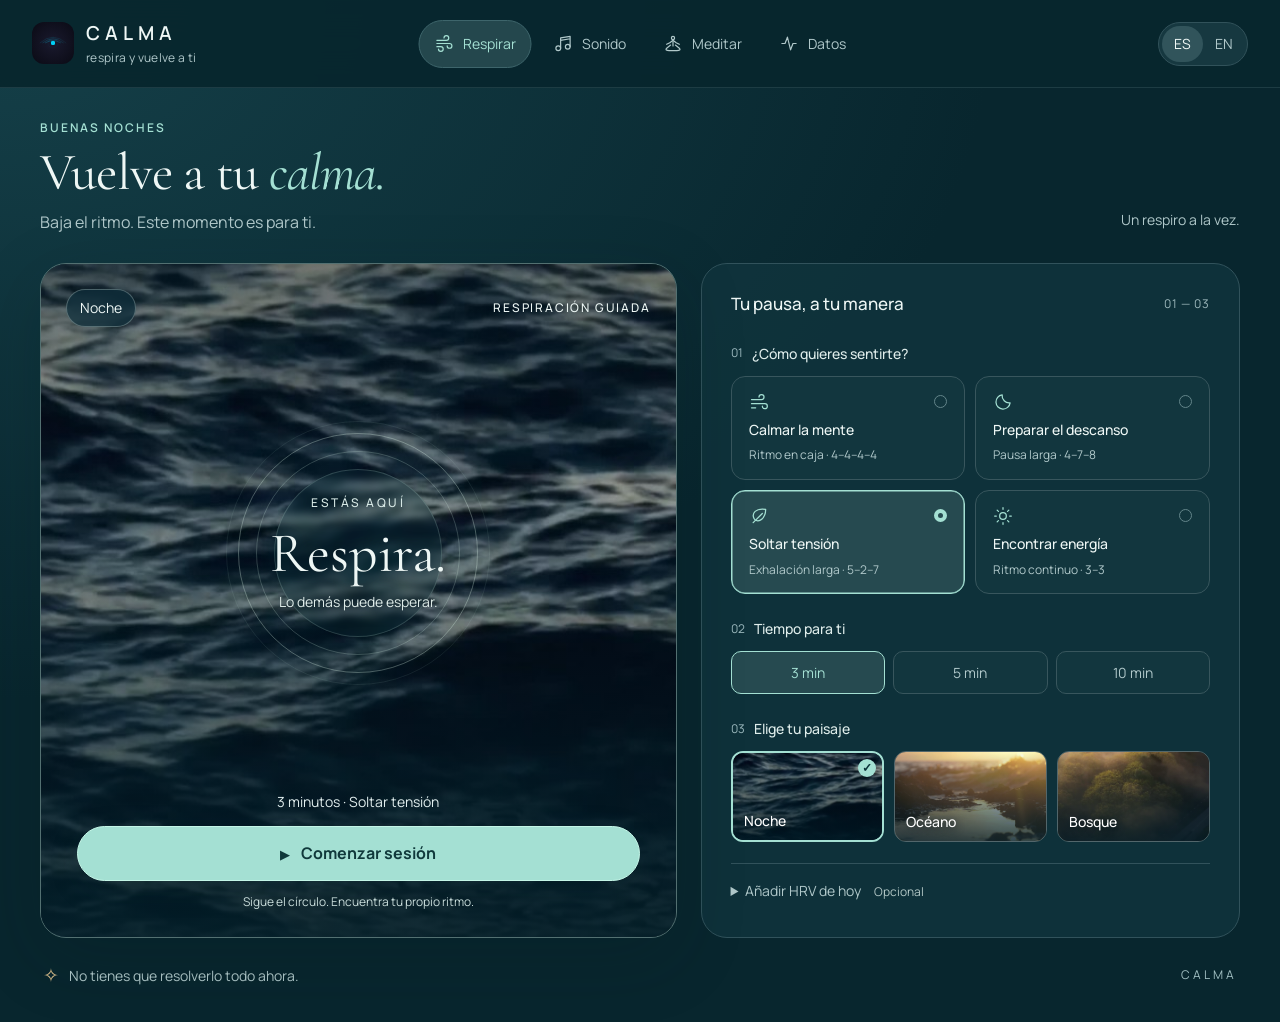
<file: index.html>
<!DOCTYPE html>
<html lang="es">
<head>
  <meta charset="UTF-8"/>
  <meta http-equiv="Content-Type" content="text/html; charset=utf-8"/>
  <meta name="viewport" content="width=device-width, initial-scale=1.0, viewport-fit=cover"/>
  <title>CALMA · Respira y vuelve a ti</title>
  <meta name="description" content="Un espacio para respirar a tu ritmo, meditar y acompañar tu pausa con sonidos de la naturaleza."/>
  <link rel="icon" type="image/svg+xml" href="logo.svg"/>
  <link rel="apple-touch-icon" href="apple-touch-icon.png"/>
  <meta name="theme-color" content="#08262e"/>
  <link rel="preconnect" href="https://fonts.googleapis.com"/>
  <link rel="preconnect" href="https://fonts.gstatic.com" crossorigin/>
  <link href="https://fonts.googleapis.com/css2?family=Manrope:wght@400;500;600;700&amp;family=Cormorant+Garamond:ital,wght@0,400;0,500;0,600;1,400;1,500&amp;display=swap" rel="stylesheet"/>
  <link rel="stylesheet" href="panels.css?v=20260905"/>
  <link rel="stylesheet" href="calma.css?v=20260905"/>
</head>
<body>

<a class="skip-link" href="#setup">Ir a mi sesión</a>
<div id="bg" aria-hidden="true"></div>
<div id="nightOverlay" hidden></div>
<header class="site-header">
  <a class="brand" href="#" onclick="goHome(); return false" aria-label="CALMA, inicio">
    <img src="logo.svg" width="42" height="42" alt=""/>
    <span class="brand-word">CALMA<span id="txtLogo">respira y vuelve a ti</span></span>
  </a>
  <div class="lang-toggle" aria-label="Idioma de respiración">
    <button id="btnEs" class="on" onclick="setLang('es')" aria-label="Español" aria-pressed="true">ES</button>
    <button id="btnEn" onclick="setLang('en')" aria-label="English" aria-pressed="false">EN</button>
  </div>
</header>
<main>
<section class="screen" id="setup" tabindex="-1" aria-label="Respiración guiada">
  <div class="welcome">
    <div>
      <p class="eyebrow" id="txtTitle">TU MOMENTO DE CALMA</p>
      <h1 class="h-title" id="welcomeTitle">Vuelve a tu <em>calma.</em></h1>
      <p class="h-sub" id="txtSub">Baja el ritmo. Este momento es para ti.</p>
    </div>
    <span class="welcome-note" id="welcomeNote">Un respiro a la vez.</span>
  </div>
  <div class="practice-layout">
    <div class="practice-view">
      <div id="setupSceneBg" aria-hidden="true"></div>
      <div class="practice-shade" aria-hidden="true"></div>
      <div class="practice-topline"><span class="scene-pill" id="previewScene">Noche</span><span class="practice-label" id="previewLabel">RESPIRACIÓN GUIADA</span></div>
      <div class="preview-center">
        <div class="preview-orbit" aria-hidden="true"><span></span><span></span><span></span></div>
        <div class="preview-words"><span class="preview-kicker" id="previewKicker">ESTÁS AQUÍ</span><span class="preview-title" id="previewTitle">Respira.</span><span class="preview-caption" id="previewCaption">Lo demás puede esperar.</span></div>
      </div>
      <div class="practice-bottom">
        <p class="session-summary" id="sessionSummary">3 minutos para ti</p>
        <button class="btn-begin" id="btnBegin">Comenzar sesión</button>
        <p class="practice-hint" id="practiceHint">Sigue el círculo. Encuentra tu propio ritmo.</p>
      </div>
    </div>
    <aside class="session-settings" aria-label="Configurar sesión">
      <div class="settings-heading"><h2 id="txtSetupHdr">Tu pausa, a tu manera</h2><span class="settings-index" aria-hidden="true">01 — 03</span></div>
      <div class="setting-block">
        <h3 class="sec-lbl" id="txtPatLbl"><span>01</span> ¿Cómo quieres sentirte?</h3>
        <div class="pat-list" id="patList" role="group" aria-labelledby="txtPatLbl"></div>
      </div>
      <div class="setting-block">
        <h3 class="sec-lbl" id="txtDurLbl"><span>02</span> Tiempo para ti</h3>
        <div class="dur-row" id="durRow" role="group" aria-labelledby="txtDurLbl">
          <button class="dur-btn on" data-m="3" aria-pressed="true">3 min</button>
          <button class="dur-btn" data-m="5" aria-pressed="false">5 min</button>
          <button class="dur-btn" data-m="10" aria-pressed="false">10 min</button>
        </div>
      </div>
      <div class="setting-block">
        <h3 class="sec-lbl" id="txtSceneLbl"><span>03</span> Elige tu paisaje</h3>
        <div class="scenes-row" id="scenesRow" role="group" aria-labelledby="txtSceneLbl">
          <button class="sc on" data-s="ocean" aria-pressed="true"><img src="assets/noche.jpg" width="200" height="140" alt=""/><span class="sc-overlay"></span><span class="sc-check" aria-hidden="true">✓</span><span class="sc-name" id="scName0">Noche</span></button>
          <button class="sc" data-s="forest" aria-pressed="false"><img src="assets/oceano.jpg" width="200" height="140" alt=""/><span class="sc-overlay"></span><span class="sc-check" aria-hidden="true">✓</span><span class="sc-name" id="scName1">Océano</span></button>
          <button class="sc" data-s="sunset" aria-pressed="false"><img src="assets/bosque.jpg" width="200" height="140" alt=""/><span class="sc-overlay"></span><span class="sc-check" aria-hidden="true">✓</span><span class="sc-name" id="scName2">Bosque</span></button>
        </div>
      </div>
      <details class="hrv-optional">
        <summary id="hrvOptionalLabel">Añadir HRV de hoy <span>Opcional</span></summary>
        <div class="hrv-input-row">
          <label for="hrvInput" class="hrv-input-lbl">HRV (ms)</label>
          <input type="number" id="hrvInput" class="hrv-num-input" placeholder="Ej. 42" min="10" max="250" step="1" inputmode="numeric" aria-describedby="hrvHint"/>
        </div>
        <p id="hrvHint">Escribe el valor de tu reloj o app de salud.</p>
      </details>
    </aside>
  </div>
  <div class="quiet-footer"><span class="footer-mark" aria-hidden="true">✧</span><p id="footerNote">No tienes que resolverlo todo ahora.</p><span class="footer-word">CALMA</span></div>
</section>

<!-- SESSION -->
<div class="screen below" id="sess">
  <div id="sceneBg">

    <div class="yt-wrap" id="yt-ocean"><video muted loop playsinline preload="none" src="https://res.cloudinary.com/dtsljzbhu/video/upload/198844-908857695_dqxlvu.mp4"></video></div>
    <div class="yt-wrap" id="yt-forest"><video muted loop playsinline preload="none" src="https://res.cloudinary.com/dtsljzbhu/video/upload/186070-876973719_ukldpc.mp4"></video></div>
    <div class="yt-wrap" id="yt-sunset"><video muted loop playsinline preload="none" src="https://res.cloudinary.com/dtsljzbhu/video/upload/163326-827461488_j4wvkr.mp4"></video></div>


  </div>

  <div id="sess-ui">

  <div class="sess-hdr">
    <button class="btn-end" id="btnEnd">Terminar</button>
    <span class="sess-clock" id="clock" role="timer" aria-label="Tiempo restante"></span>
  </div>

  <div class="session-intro" id="sessionTechnique"></div>
  <div class="stage" id="breathStage">
    <div class="breath-track" aria-hidden="true"></div>
    <div class="breath-disc" id="breathDisc" aria-hidden="true"></div>
    <div class="breath-center"><div class="s-phase" id="sPhase" aria-live="polite"></div><div class="s-count" id="sCount" aria-hidden="true"></div></div>
  </div>
  <div class="s-msg show" id="sMsg"></div>
  <div class="s-cycle" id="sCycle"></div>
  <p class="session-comfort" id="sessionComfort">Respira suavemente, sin forzar.</p>
  </div><!-- /sess-ui -->

  <button class="fab" id="fab" aria-label="Silenciar sonido" aria-pressed="true"><span id="soundIcon" aria-hidden="true">♫</span><span id="soundLabel">Sonido activado</span></button>

</div>

<!-- HRV TRACKER -->
<section class="screen below" id="hrv" style="display:none">

  <button class="btn-back" id="btnHrvBack">&#8592; Volver</button>

  <div class="hrv-hdr">
    <span class="hrv-hdr-sub">CALMA</span>
    <h2 class="hrv-hdr-title">Mi <em>bienestar</em></h2>
    <p class="panel-description">Tu registro personal de respiración y meditación.</p><p class="local-note">Los registros se guardan solo en este navegador.</p>
  </div>

  <div class="hrv-tabs">
    <button class="hrv-tab on" data-panel="dashboard">Resumen</button>
    <button class="hrv-tab" data-panel="registrar">+ Registrar</button>
    <button class="hrv-tab" data-panel="historial">Historial</button>
  </div>

  <!-- DASHBOARD -->
  <div id="panel-dashboard" style="width:100%">
    <div class="hrv-stats-grid">
      <div class="hrv-scard">
        <span class="hrv-scard-lbl">PROMEDIO</span>
        <div class="hrv-scard-num"><span class="hrv-scard-big" id="statProm">&mdash;</span><span class="hrv-scard-unit">ms</span></div>
        <span class="hrv-scard-sub">Total</span>
      </div>
      <div class="hrv-scard">
        <span class="hrv-scard-lbl">7 D&Iacute;AS</span>
        <div class="hrv-scard-num"><span class="hrv-scard-big" id="stat7d">&mdash;</span><span class="hrv-scard-unit">ms</span></div>
      </div>
      <div class="hrv-scard">
        <span class="hrv-scard-lbl">RACHA</span>
        <div class="hrv-scard-num"><span class="hrv-scard-big" id="statRacha">&mdash;</span><span class="hrv-scard-unit">d</span></div>
        <span class="hrv-scard-sub">Consecutivos</span>
      </div>
    </div>

    <div class="hrv-tcard">
      <span class="hrv-card-lbl">TENDENCIA HRV</span>
      <svg id="hrvChartSvg" viewBox="0 0 300 110" preserveAspectRatio="none" style="display:none"></svg>
      <p class="hrv-chart-none" id="hrvChartNone">Sin registros a&uacute;n</p>
    </div>

    <div class="hrv-lstcard" id="lastSessCard" style="display:none">
      <span class="hrv-card-lbl">&Uacute;LTIMA SESI&Oacute;N</span>
      <div class="hrv-lst-body">
        <div class="hrv-lst-hrv">
          <span class="hrv-lst-big" id="lastHrvVal">&mdash;</span>
          <span class="hrv-scard-unit">ms</span>
        </div>
        <div class="hrv-lst-right">
          <span class="hrv-lst-tech" id="lastTech"></span>
          <span class="hrv-lst-date" id="lastDate"></span>
        </div>
      </div>
    </div>
  </div>

  <!-- REGISTRAR -->
  <div id="panel-registrar" style="display:none;width:100%">
    <div class="hrv-rblock">
      <span class="hrv-rlbl">TU HRV (MS)</span>
      <input type="number" id="regHrv" class="hrv-big-in" aria-label="HRV en milisegundos" placeholder="Ej: 42" min="10" max="250" inputmode="numeric"/>
      <span class="hrv-in-hint">Encu&eacute;ntralo en tu reloj o app de salud &rarr; HRV</span>
    </div>

    <div class="hrv-rblock">
      <span class="hrv-rlbl">T&Eacute;CNICA</span>
      <div class="hrv-chips" id="techChips">
        <button class="hrv-chip on" data-v="4-7-8">4-7-8</button>
        <button class="hrv-chip" data-v="Box Breathing">Box Breathing</button>
        <button class="hrv-chip" data-v="Coherente">Coherente</button>
        <button class="hrv-chip" data-v="Wim Hof">Wim Hof</button>
        <button class="hrv-chip" data-v="Otra">Otra</button>
      </div>
    </div>

    <div class="hrv-rblock">
      <span class="hrv-rlbl">DURACI&Oacute;N</span>
      <div class="hrv-chips" id="durChips">
        <button class="hrv-chip" data-v="3">3&prime;</button>
        <button class="hrv-chip on" data-v="5">5&prime;</button>
        <button class="hrv-chip" data-v="10">10&prime;</button>
        <button class="hrv-chip" data-v="15">15&prime;</button>
        <button class="hrv-chip" data-v="20">20&prime;</button>
      </div>
    </div>

    <div class="hrv-rblock">
      <span class="hrv-rlbl">&iquest;C&Oacute;MO TE SIENTES?</span>
      <div class="hrv-moods" id="moodChips">
        <button class="hrv-mood" data-v="1">&#128560;</button>
        <button class="hrv-mood" data-v="2">&#128532;</button>
        <button class="hrv-mood on" data-v="3">&#128528;</button>
        <button class="hrv-mood" data-v="4">&#128578;</button>
        <button class="hrv-mood" data-v="5">&#128524;</button>
      </div>
    </div>

    <button class="hrv-save-btn" id="btnHrvSave">Guardar Registro</button>
  </div>

  <!-- HISTORIAL -->
  <div id="panel-historial" style="display:none;width:100%">
    <div class="hrv-hist-hdr">
      <span class="hrv-hist-cnt" id="histCnt">0 registros</span>
      <button class="hrv-clear-btn" id="btnClearAll">Borrar todo</button>
    </div>
    <div id="histList"></div>
  </div>

</section>


<!-- FRECUENCIAS & MEDITAR -->
<div class="screen below" id="freqmed" style="display:none">

  <button class="btn-back" id="btnFmBack">&#8592; Volver</button>

  <div class="fm-header">
    <div class="fm-header-sub">SONIDO &amp; MEDITACIÓN</div>
    <h2 class="fm-header-title">Encuentra tu <em>pausa.</em></h2>
  </div>

  <div class="fm-tabs">
    <button class="fm-tab active" id="fmTab0" onclick="switchFmTab(0)">&#127911; Frecuencias</button>
    <button class="fm-tab" id="fmTab1" onclick="switchFmTab(1)">&#129496; Meditar</button>
  </div>

  <!-- TAB 0: FRECUENCIAS -->
  <div class="fm-panel active" id="fmPanel0"><p class="sound-intro">Elige qué escuchar. Los enlaces abren una búsqueda en Spotify.</p>

    <!-- 432 Hz -->
    <div class="fm-section">
      <div class="fm-section-hdr">
        <div class="fm-section-icon">&#127807;</div>
        <div class="fm-section-info">
          <div class="fm-section-title">432 Hz &mdash; Armon&iacute;a Natural</div>
          <div class="fm-section-sub">Sue&ntilde;o &bull; Relajaci&oacute;n &bull; Equilibrio</div>
        </div>
        <div class="fm-hz-badge">432 HZ</div>
      </div>
      <a class="fm-playlist" href="https://open.spotify.com/search/432hz%20feel%20good%20relaxation%20healing" target="_blank" rel="noopener">
        <div class="fm-pl-art hz432">&#127807;</div>
        <div class="fm-pl-info">
          <div class="fm-pl-name">432Hz: Feel Good</div>
          <div class="fm-pl-meta">Spotify &bull; Oficial</div>

        </div>
        <div class="fm-pl-arrow">&#8599;</div>
      </a>
      <a class="fm-playlist" href="https://open.spotify.com/search/432%20hz%20sleep%20relax" target="_blank" rel="noopener">
        <div class="fm-pl-art hz432">&#127769;</div>
        <div class="fm-pl-info">
          <div class="fm-pl-name">432 Hz Sleep Music</div>
          <div class="fm-pl-meta">Relajaci&oacute;n profunda &bull; Noche</div>
        </div>
        <div class="fm-pl-arrow">&#8599;</div>
      </a>
      <a class="fm-playlist" href="https://open.spotify.com/search/432%20hz%20deep%20healing%20meditation" target="_blank" rel="noopener">
        <div class="fm-pl-art hz432">&#10024;</div>
        <div class="fm-pl-info">
          <div class="fm-pl-name">432 Hz Deep Healing</div>
          <div class="fm-pl-meta">Alivio del estr&eacute;s &bull; Restauraci&oacute;n</div>
        </div>
        <div class="fm-pl-arrow">&#8599;</div>
      </a>
    </div>

    <!-- 528 Hz -->
    <div class="fm-section">
      <div class="fm-section-hdr">
        <div class="fm-section-icon">&#10084;&#65039;</div>
        <div class="fm-section-info">
          <div class="fm-section-title">528 Hz &mdash; Frecuencia del Amor</div>
          <div class="fm-section-sub">Sanaci&oacute;n &bull; ADN &bull; Solfeggio</div>
        </div>
        <div class="fm-hz-badge">528 HZ</div>
      </div>
      <a class="fm-playlist" href="https://open.spotify.com/search/528%20hz%20love%20frequency%20healing" target="_blank" rel="noopener">
        <div class="fm-pl-art hz528">&#10084;&#65039;</div>
        <div class="fm-pl-info">
          <div class="fm-pl-name">528 Hz Love Frequency</div>
          <div class="fm-pl-meta">Sanaci&oacute;n &bull; Transformaci&oacute;n</div>
        </div>
        <div class="fm-pl-arrow">&#8599;</div>
      </a>
      <a class="fm-playlist" href="https://open.spotify.com/search/solfeggio%20528%20hz%20meditation%20healing" target="_blank" rel="noopener">
        <div class="fm-pl-art hz528">&#127774;</div>
        <div class="fm-pl-info">
          <div class="fm-pl-name">Solfeggio 528 Hz</div>
          <div class="fm-pl-meta">Frecuencias sagradas &bull; Meditaci&oacute;n</div>
        </div>
        <div class="fm-pl-arrow">&#8599;</div>
      </a>
    </div>

    <!-- Binaural Beats -->
    <div class="fm-section">
      <div class="fm-section-hdr">
        <div class="fm-section-icon">&#127911;</div>
        <div class="fm-section-info">
          <div class="fm-section-title">Binaural Beats</div>
          <div class="fm-section-sub">Ondas cerebrales &bull; Focus &bull; Theta</div>
        </div>
        <div class="fm-hz-badge">BINAURAL</div>
      </div>
      <div class="fm-warning">
        &#127911;&nbsp; Requieren aud&iacute;fonos est&eacute;reo para funcionar correctamente
      </div>
      <a class="fm-playlist" href="https://open.spotify.com/search/binaural%20beats%20alpha%20focus%20concentration" target="_blank" rel="noopener">
        <div class="fm-pl-art binaural">&#128301;</div>
        <div class="fm-pl-info">
          <div class="fm-pl-name">Alpha Waves &mdash; Focus</div>
          <div class="fm-pl-meta">8&ndash;14 Hz &bull; Concentraci&oacute;n</div>
        </div>
        <div class="fm-pl-arrow">&#8599;</div>
      </a>
      <a class="fm-playlist" href="https://open.spotify.com/search/binaural%20beats%20theta%20sleep%20meditation" target="_blank" rel="noopener">
        <div class="fm-pl-art binaural">&#127769;</div>
        <div class="fm-pl-info">
          <div class="fm-pl-name">Theta Waves &mdash; Sue&ntilde;o</div>
          <div class="fm-pl-meta">4&ndash;8 Hz &bull; Estado hipn&oacute;gico</div>
        </div>
        <div class="fm-pl-arrow">&#8599;</div>
      </a>
      <a class="fm-playlist" href="https://open.spotify.com/search/binaural%20beats%20delta%20deep%20sleep" target="_blank" rel="noopener">
        <div class="fm-pl-art binaural">&#128171;</div>
        <div class="fm-pl-info">
          <div class="fm-pl-name">Delta Waves &mdash; Descanso</div>
          <div class="fm-pl-meta">0.5&ndash;4 Hz &bull; Sue&ntilde;o profundo</div>
        </div>
        <div class="fm-pl-arrow">&#8599;</div>
      </a>
    </div>

    <!-- Meditacion Guiada -->
    <div class="fm-section">
      <div class="fm-section-hdr">
        <div class="fm-section-icon">&#129504;</div>
        <div class="fm-section-info">
          <div class="fm-section-title">Meditaci&oacute;n Guiada</div>
          <div class="fm-section-sub">Espa&ntilde;ol &bull; Ingl&eacute;s &bull; Podcast</div>
        </div>
      </div>
      <a class="fm-playlist" href="https://open.spotify.com/search/Andr%C3%A9s%20Salgado%20psic%C3%B3logo%20meditaci%C3%B3n" target="_blank" rel="noopener">
        <div class="fm-pl-art guiada">&#127908;</div>
        <div class="fm-pl-info">
          <div class="fm-pl-name">Andr&eacute;s Salgado</div>
          <div class="fm-pl-meta">Psic&oacute;logo &bull; Podcast &bull; Espa&ntilde;ol</div>
        </div>
        <div class="fm-pl-arrow">&#8599;</div>
      </a>
      <a class="fm-playlist" href="https://open.spotify.com/search/meditaci%C3%B3n%20guiada%20en%20espa%C3%B1ol%20ansiedad%20mindfulness" target="_blank" rel="noopener">
        <div class="fm-pl-art guiada">&#127466;&#127480;</div>
        <div class="fm-pl-info">
          <div class="fm-pl-name">Meditaci&oacute;n Guiada ES</div>
          <div class="fm-pl-meta">Ansiedad &bull; Mindfulness &bull; Espa&ntilde;ol</div>
        </div>
        <div class="fm-pl-arrow">&#8599;</div>
      </a>
      <a class="fm-playlist" href="https://open.spotify.com/search/guided%20meditation%20english%20anxiety%20mindfulness" target="_blank" rel="noopener">
        <div class="fm-pl-art guiada">&#127468;&#127463;</div>
        <div class="fm-pl-info">
          <div class="fm-pl-name">Guided Meditation EN</div>
          <div class="fm-pl-meta">Anxiety &bull; Mindfulness &bull; English</div>
        </div>
        <div class="fm-pl-arrow">&#8599;</div>
      </a>
    </div>

  </div><!-- /fmPanel0 -->

  <!-- TAB 1: MEDITAR -->
  <div class="fm-panel" id="fmPanel1"><p class="sound-intro">Elige un modo y un sonido. La guía de voz está en español.</p>

    <!-- CONFIG (se oculta al iniciar) -->
    <div id="medSetup">
      <div class="med-section-lbl">Modo</div>
      <div class="med-modes">
        <button class="med-mode on" data-m="0"><span class="med-mode-icon">&#9775;&#65039;</span><span class="med-mode-name">Silencio</span></button>
        <button class="med-mode" data-m="1"><span class="med-mode-icon">&#128134;</span><span class="med-mode-name">Body Scan</span></button>
        <button class="med-mode" data-m="2"><span class="med-mode-icon">&#9728;&#65039;</span><span class="med-mode-name">Gratitud</span></button>
        <button class="med-mode" data-m="3"><span class="med-mode-icon">&#127956;&#65039;</span><span class="med-mode-name">Visualizaci&oacute;n</span></button>
      </div>
      <div class="med-section-lbl">Duraci&oacute;n</div>
      <div class="med-durs">
        <button class="med-dur-btn" data-d="3">3 min</button>
        <button class="med-dur-btn" data-d="5">5 min</button>
        <button class="med-dur-btn on" data-d="10">10 min</button>
        <button class="med-dur-btn" data-d="15">15 min</button>
        <button class="med-dur-btn" data-d="20">20 min</button>
      </div>
      <div class="med-section-lbl">Sonido ambiente</div>
      <div class="med-sounds-grid">
        <button class="med-snd on" data-s="0">&#127783; Lluvia</button>
        <button class="med-snd" data-s="1">&#127754; Olas</button>
        <button class="med-snd" data-s="2">&#128293; Fuego</button>
        <button class="med-snd" data-s="3">&#127810; Viento</button>
        <button class="med-snd" data-s="4">&#128276; Cuencos</button>
        <button class="med-snd" data-s="-1">&#128263; Sin ambiente</button>
      </div>
    </div>

    <!-- MODO ACTIVO: etiqueta -->
    <div class="med-mode-lbl-active" id="medModeLabel" style="display:none;margin-top:10px"></div>

    <!-- RELOJ — siempre visible -->
    <div class="med-ring-wrap" id="medRingWrap" style="display:none;margin-top:18px">
      <svg class="med-ring-svg" viewBox="0 0 188 188">
        <circle class="med-ring-bg" cx="94" cy="94" r="82"/>
        <circle class="med-ring-fg" id="medRingFg" cx="94" cy="94" r="82"
          stroke-dasharray="515.22" stroke-dashoffset="515.22"/>
      </svg>
      <div class="med-ring-inner">
        <div class="med-time-disp" id="medElapsedDisp">0:00</div>
        <div class="med-time-sub">&#9203; transcurrido</div>
        <div  id="medTimeDisp"></div>
      </div>
    </div>

    <!-- TEXTO GUÍA (oculto hasta iniciar) -->
    <div class="med-guide-box" id="medGuideBox" style="display:none;margin-top:14px">
      <div class="med-guide-text" id="medGuideText"></div>
    </div>

    <!-- COMENZAR (se oculta al iniciar) -->
    <button class="med-start-btn" id="btnMedStart" style="margin-top:18px">&#9654; Comenzar</button>

    <!-- CONTROLES ACTIVOS: Pausa + Detener (ocultos hasta iniciar) -->
    <div class="med-controls" id="medCtrl" style="display:none;margin-top:14px">
      <button class="med-ctrl" id="btnMedPause">&#9646;&#9646; Pausa</button>
      <button class="med-ctrl med-ctrl-stop" id="btnMedStop">&#9632; Detener</button>
    </div>

    <!-- DONE -->
    <div id="medDone" style="display:none;opacity:0;margin-top:10px">
      <div class="med-done-icon">&#10024;</div>
      <div class="med-done-phrase" id="medDonePhrase"></div>
      <div class="med-done-stats" id="medDoneStats"></div>
      <button class="med-start-btn" id="btnMedAgain">Meditar de nuevo</button>
      <div class="med-hist-hdr">Sesiones recientes</div>
      <div id="medHistList"></div>
    </div>

  </div>

</div>

<!-- BOTTOM NAV -->
</main>
<nav class="tabbar" id="tabbar" aria-label="Navegación principal">
  <button class="tab-item on" id="navHome" onclick="goHome()">
    <svg class="ti-ic" viewBox="0 0 24 24" fill="none" stroke="currentColor" stroke-width="1.5" stroke-linecap="round" stroke-linejoin="round" aria-hidden="true"><path d="M3 8h12a3 3 0 1 0-3-3M3 12h16a3 3 0 1 1-3 3M3 16h5a3 3 0 1 1-3 3"/></svg><span class="ti-lb" id="navHomeLbl">Respirar</span>
  </button>
  <button class="tab-item" id="navFreq" onclick="navTo('freq')">
    <svg class="ti-ic" viewBox="0 0 24 24" fill="none" stroke="currentColor" stroke-width="1.5" stroke-linecap="round" stroke-linejoin="round" aria-hidden="true"><path d="M9 18V5l12-2v13M9 8l12-2"/><ellipse cx="6" cy="18" rx="3" ry="3"/><ellipse cx="18" cy="16" rx="3" ry="3"/></svg><span class="ti-lb" id="navFreqLbl">Sonido</span>
  </button>
  <button class="tab-item" id="navMed" onclick="navTo('med')">
    <svg class="ti-ic" viewBox="0 0 24 24" fill="none" stroke="currentColor" stroke-width="1.5" stroke-linecap="round" stroke-linejoin="round" aria-hidden="true"><circle cx="12" cy="5" r="2"/><path d="m8 11 4-3 4 3 4 2M8 11l-4 2M9 14l-5 4c-2 2 0 3 3 3h10c3 0 5-1 3-3l-5-4M12 10v5"/></svg><span class="ti-lb" id="navMedLbl">Meditar</span>
  </button>
  <button class="tab-item" id="navData" onclick="navTo('data')">
    <svg class="ti-ic" viewBox="0 0 24 24" fill="none" stroke="currentColor" stroke-width="1.5" stroke-linecap="round" stroke-linejoin="round" aria-hidden="true"><path d="M3 12h4l3-8 4 16 3-8h4"/></svg><span class="ti-lb" id="navDataLbl">Datos</span>
  </button>
</nav>

<div id="appNotice" class="app-notice" role="status" hidden></div>
<noscript><p class="noscript-note">Activa JavaScript para usar las sesiones de respiración y meditación.</p></noscript>
<script src="calma.js?v=20260905" defer></script>
</body>
</html>
</file>
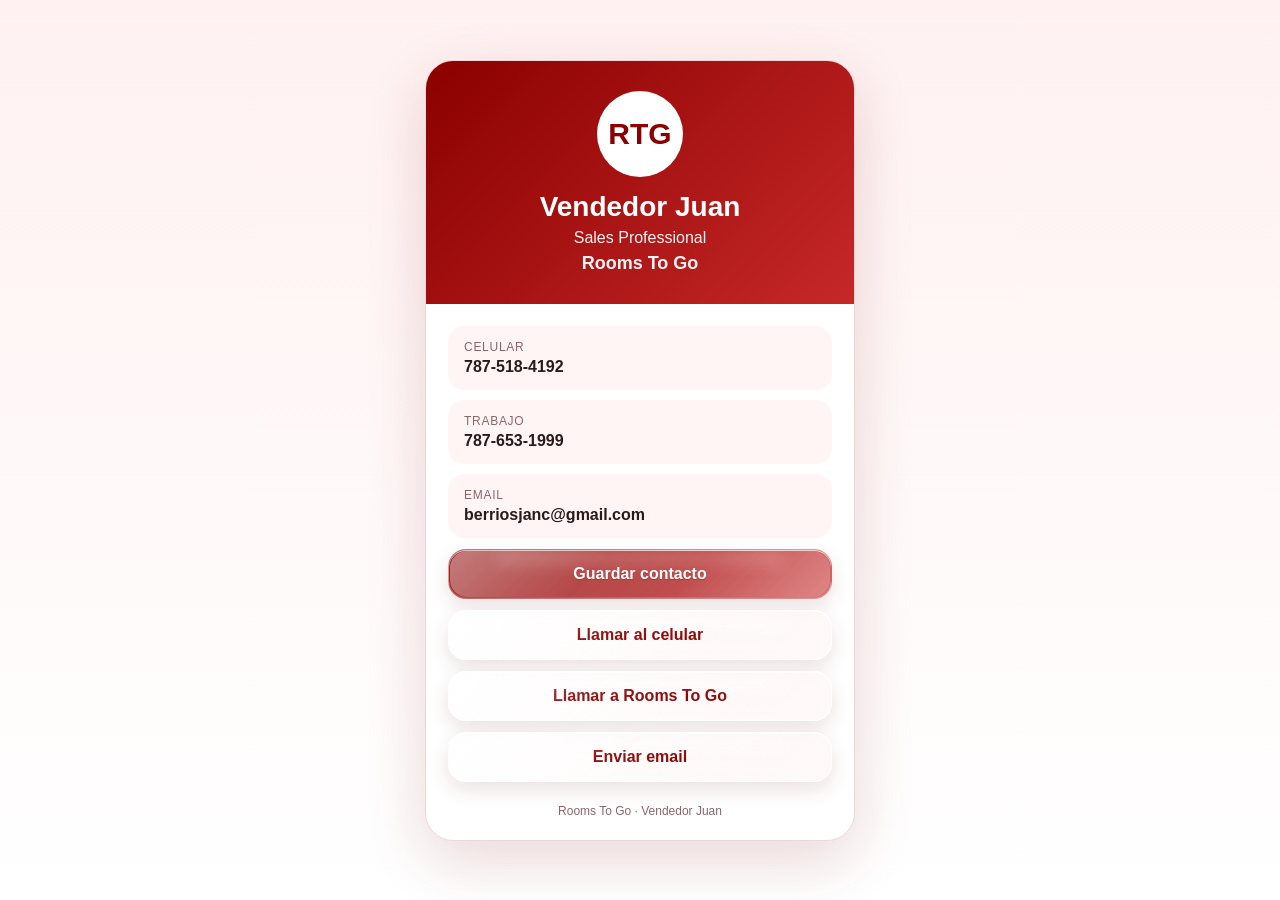
<file: contacto/index.html>
<!doctype html>
<html lang="es">
<head>
  <meta charset="utf-8">
  <meta name="viewport" content="width=device-width, initial-scale=1">
  <meta name="theme-color" content="#8b0000">
  <title>Rooms To Go - Vendedor Juan</title>
  <style>
    *{box-sizing:border-box}
    body{
      margin:0;
      font-family:-apple-system,BlinkMacSystemFont,"Segoe UI",Roboto,Arial,sans-serif;
      background:linear-gradient(180deg,#fff1f1,#ffffff);
      color:#2a1a1a;
      min-height:100vh;
      display:flex;
      align-items:center;
      justify-content:center;
      padding:22px
    }
    .card{
      width:min(430px,100%);
      background:#fff;
      border-radius:28px;
      overflow:hidden;
      box-shadow:0 20px 60px rgba(120,20,20,.16);
      border:1px solid #f0d7d7
    }
    .head{
      background:linear-gradient(135deg,#8b0000,#c62828);
      color:#fff;
      text-align:center;
      padding:30px 22px
    }
    .avatar{
      width:86px;
      height:86px;
      border-radius:50%;
      background:#fff;
      color:#8b0000;
      display:grid;
      place-items:center;
      margin:0 auto 14px;
      font-size:30px;
      font-weight:800
    }
    .head h1{margin:0;font-size:28px}
    .head p{margin:6px 0 0;opacity:.95}
    .company{font-weight:800;font-size:18px}
    .body{padding:22px}
    .item{
      background:#fff5f5;
      border-radius:16px;
      padding:14px 16px;
      margin-bottom:10px
    }
    .label{
      font-size:12px;
      text-transform:uppercase;
      letter-spacing:.06em;
      color:#8a6666;
      margin-bottom:4px
    }
    .value{
      font-size:16px;
      font-weight:650;
      word-break:break-word
    }
    .btn{
      display:block;
      position:relative;
      overflow:hidden;
      text-align:center;
      text-decoration:none;
      padding:15px 16px;
      border-radius:18px;
      font-weight:800;
      margin-top:11px;
      -webkit-backdrop-filter:blur(18px) saturate(180%);
      backdrop-filter:blur(18px) saturate(180%);
      box-shadow:
        inset 0 1px 0 rgba(255,255,255,.72),
        inset 0 -1px 0 rgba(255,255,255,.16),
        0 8px 20px rgba(96,20,20,.12);
      transition:transform .18s ease,box-shadow .18s ease,background .18s ease;
      -webkit-tap-highlight-color:transparent
    }
    .btn::before{
      content:"";
      position:absolute;
      inset:1px;
      border-radius:17px;
      background:linear-gradient(135deg,rgba(255,255,255,.42),rgba(255,255,255,.08) 38%,rgba(255,255,255,.02) 62%,rgba(255,255,255,.22));
      pointer-events:none
    }
    .btn::after{
      content:"";
      position:absolute;
      left:12%;
      right:12%;
      top:2px;
      height:38%;
      border-radius:999px;
      background:linear-gradient(180deg,rgba(255,255,255,.42),rgba(255,255,255,0));
      filter:blur(7px);
      opacity:.62;
      pointer-events:none
    }
    .btn:active{
      transform:scale(.985);
      box-shadow:
        inset 0 1px 0 rgba(255,255,255,.55),
        inset 0 -1px 0 rgba(255,255,255,.12),
        0 4px 12px rgba(96,20,20,.10)
    }
    .primary{
      background:linear-gradient(135deg,rgba(139,0,0,.88),rgba(198,40,40,.72));
      color:white;
      border:1px solid rgba(255,255,255,.34);
      text-shadow:0 1px 1px rgba(70,0,0,.28)
    }
    .secondary{
      background:linear-gradient(135deg,rgba(255,255,255,.62),rgba(255,235,235,.38));
      color:#8b0000;
      border:1px solid rgba(255,255,255,.86)
    }
    .footer{
      text-align:center;
      color:#8a6666;
      font-size:12px;
      padding:0 20px 22px
    }
  </style>
</head>
<body>
  <main class="card">
    <section class="head">
      <div class="avatar">RTG</div>
      <h1>Vendedor Juan</h1>
      <p>Sales Professional</p>
      <p class="company">Rooms To Go</p>
    </section>

    <section class="body">
      <div class="item">
        <div class="label">Celular</div>
        <div class="value">787-518-4192</div>
      </div>

      <div class="item">
        <div class="label">Trabajo</div>
        <div class="value">787-653-1999</div>
      </div>

      <div class="item">
        <div class="label">Email</div>
        <div class="value">berriosjanc@gmail.com</div>
      </div>

      <a class="btn primary" href="juan-c-berrios.vcf">Guardar contacto</a>
      <a class="btn secondary" href="tel:+17875184192">Llamar al celular</a>
      <a class="btn secondary" href="tel:+17876531999">Llamar a Rooms To Go</a>
      <a class="btn secondary" href="mailto:berriosjanc@gmail.com">Enviar email</a>
    </section>

    <div class="footer">Rooms To Go · Vendedor Juan</div>
  </main>
</body>
</html>
</file>
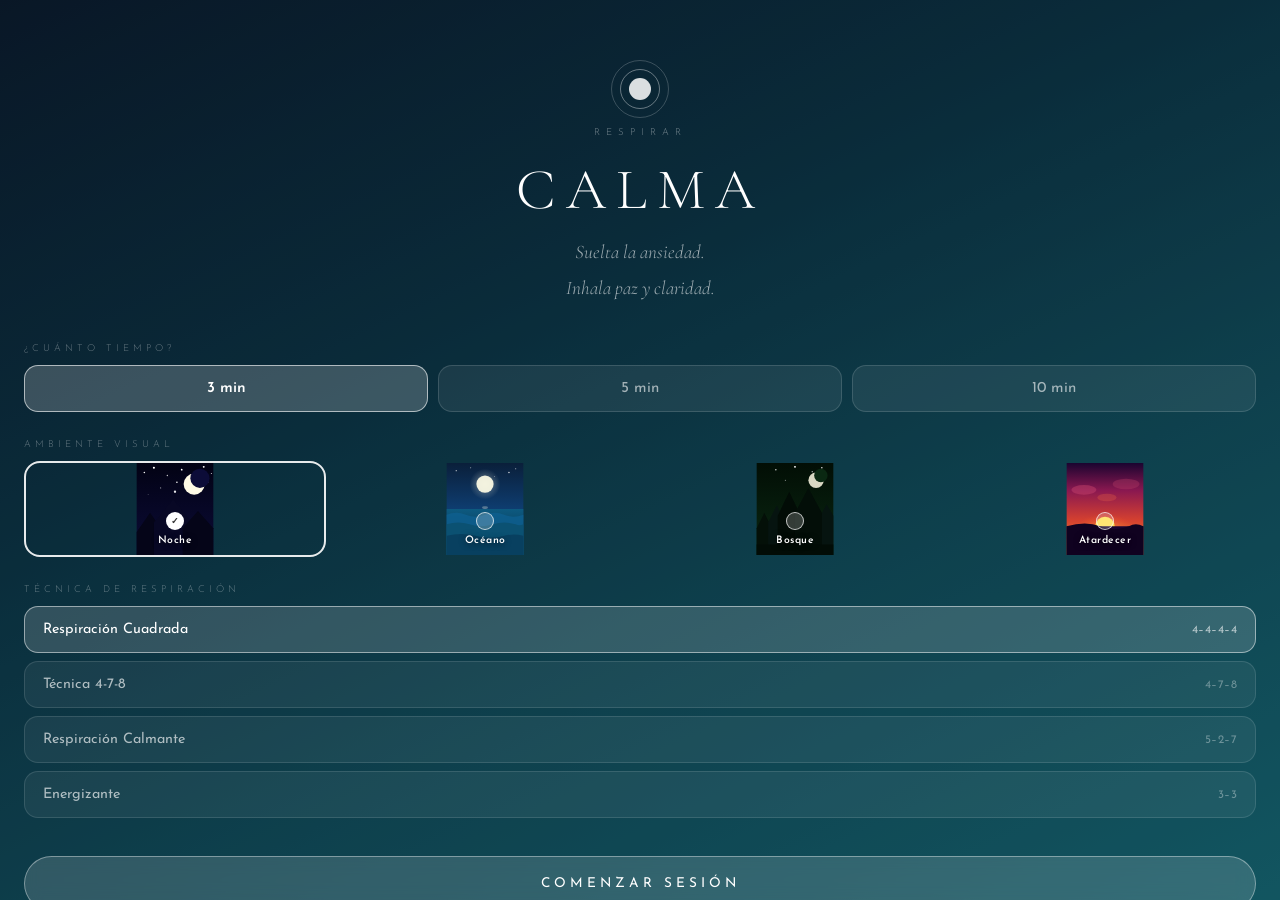
<file: breathing_app.html>
<!DOCTYPE html>
<html lang="es">
<head>
  <meta charset="UTF-8"/>
  <meta http-equiv="Content-Type" content="text/html; charset=utf-8"/>
  <meta name="viewport" content="width=device-width, initial-scale=1.0, user-scalable=no"/>
  <title>Respirar</title>
  <link rel="preconnect" href="https://fonts.googleapis.com"/>
  <link rel="preconnect" href="https://fonts.gstatic.com" crossorigin/>
  <link href="https://fonts.googleapis.com/css2?family=Cormorant+Garamond:ital,wght@0,300;0,400;0,600;1,300;1,400&family=Josefin+Sans:wght@300;400;600&display=swap" rel="stylesheet"/>
  <style>
    *, *::before, *::after {
      box-sizing: border-box; margin: 0; padding: 0;
      -webkit-tap-highlight-color: transparent;
    }
    :root { --ease: cubic-bezier(.4,0,.2,1); }

    body {
      min-height: 100vh;
      font-family: 'Josefin Sans', -apple-system, sans-serif;
      color: #fff; overflow: hidden;
    }

    /* BACKGROUND */
    #bg {
      position: fixed; inset: 0; z-index: 0;
      background: linear-gradient(155deg,#0d2137 0%,#0e3d52 35%,#145c6e 65%,#1a7a8a 100%);
      transition: background 1.4s var(--ease);
    }
    #bg.forest  { background: linear-gradient(155deg,#040e08 0%,#0a2010 35%,#12341a 65%,#1a4a22 100%); }
    #bg.sunset  { background: linear-gradient(155deg,#1a0535 0%,#7b1a5a 35%,#d44a30 65%,#f0a040 100%); }
    #bg.night   { background: linear-gradient(155deg,#020210 0%,#06062a 35%,#0a0a38 65%,#10104a 100%); }
    #bg::after {
      content:''; position:absolute; inset:0;
      background: rgba(0,0,0,0.3);
    }

    /* SCREENS */
    .screen {
      position: fixed; inset: 0; z-index: 2;
      display: flex; flex-direction: column; align-items: center;
      padding: 56px 24px 36px;
      overflow-y: auto;
      transition: opacity 0.5s var(--ease), transform 0.5s var(--ease);
    }
    .screen::-webkit-scrollbar { display: none; }
    .screen.out  { opacity:0; transform:translateY(-20px); pointer-events:none; }
    .screen.below{ opacity:0; transform:translateY(20px);  pointer-events:none; }

    /* LOGO */
    .logo-wrap {
      display: flex; flex-direction: column; align-items: center;
      gap: 10px; margin-bottom: 18px; margin-top: 4px;
    }
    .rings {
      width: 58px; height: 58px;
      position: relative; display: flex; align-items: center; justify-content: center;
    }
    .rings i {
      position: absolute; border-radius: 50%; display: block;
      border: 1.5px solid rgba(255,255,255,0.45);
    }
    .rings i:nth-child(1){ width:58px; height:58px; border-color:rgba(255,255,255,0.2); }
    .rings i:nth-child(2){ width:40px; height:40px; border-color:rgba(255,255,255,0.38); }
    .rings i:nth-child(3){ width:22px; height:22px; background:rgba(255,255,255,0.85); border:none; }
    .logo-lbl {
      font-family: 'Josefin Sans', sans-serif;
      font-size: 0.6rem; letter-spacing: 6px; text-transform: uppercase;
      color: rgba(255,255,255,0.45); font-weight: 300;
    }

    .h-title {
      font-family: 'Cormorant Garamond', serif;
      font-size: 3.6rem; font-weight: 300; letter-spacing: 10px;
      margin-bottom: 10px; text-align: center;
    }
    .h-sub {
      font-family: 'Cormorant Garamond', serif;
      font-style: italic; font-size: 1.2rem; line-height: 1.85;
      color: rgba(255,255,255,0.6); text-align: center; margin-bottom: 38px;
      font-weight: 300;
    }

    .sec-lbl {
      align-self: flex-start;
      font-family: 'Josefin Sans', sans-serif;
      font-size: 0.6rem; letter-spacing: 4px; text-transform: uppercase;
      color: rgba(255,255,255,0.38); margin-bottom: 12px; font-weight: 300;
    }

    /* DURATION */
    .dur-row { display:flex; gap:10px; width:100%; margin-bottom:28px; }
    .dur-btn {
      flex:1; padding:15px 0; border-radius:14px;
      background:rgba(255,255,255,0.07); border:1px solid rgba(255,255,255,0.14);
      color:rgba(255,255,255,0.6); font-size:0.95rem; cursor:pointer;
      transition:all 0.22s var(--ease); font-family:inherit;
    }
    .dur-btn.on {
      background:rgba(255,255,255,0.2); border-color:rgba(255,255,255,0.6);
      color:#fff; font-weight:600;
    }

    /* SCENE CARDS */
    .scenes-row { display:flex; gap:8px; width:100%; margin-bottom:28px; }
    .sc {
      flex:1; border-radius:16px; cursor:pointer;
      position:relative; overflow:hidden;
      border:2px solid transparent;
      transition:border-color 0.25s, transform 0.18s;
      min-height:96px;
    }
    .sc.on { border-color:rgba(255,255,255,0.9); }
    .sc:active { transform:scale(0.95); }
    .sc svg { position:absolute; inset:0; width:100%; height:100%; display:block; }
    .sc-overlay {
      position:absolute; inset:0;
      display:flex; flex-direction:column;
      align-items:center; justify-content:flex-end;
      padding-bottom:9px; pointer-events:none;
    }
    .sc-dot {
      width:18px; height:18px; border-radius:50%;
      background:rgba(255,255,255,0.2);
      border:1.5px solid rgba(255,255,255,0.7);
      margin-bottom:5px;
      display:flex; align-items:center; justify-content:center;
      font-size:9px; font-weight:700; color:#fff;
    }
    .sc.on .sc-dot { background:#fff; color:#333; }
    .sc-name {
      font-size:0.65rem; font-weight:600; color:#fff;
      text-shadow:0 1px 6px rgba(0,0,0,0.7);
      letter-spacing:0.5px; text-align:center;
      font-family:'Josefin Sans',sans-serif;
    }

    /* PATTERNS */
    .pat-list { width:100%; margin-bottom:30px; }
    .pat-btn {
      width:100%; padding:15px 18px; border-radius:14px;
      background:rgba(255,255,255,0.06); border:1px solid rgba(255,255,255,0.12);
      color:rgba(255,255,255,0.65); cursor:pointer;
      display:flex; justify-content:space-between; align-items:center;
      margin-bottom:8px; font-family:inherit;
      transition:all 0.2s var(--ease);
    }
    .pat-btn .pn { font-size:0.9rem; }
    .pat-btn .pt { font-size:0.72rem; color:rgba(255,255,255,0.35); letter-spacing:0.5px; }
    .pat-btn.on {
      background:rgba(255,255,255,0.16); border-color:rgba(255,255,255,0.5);
      color:#fff;
    }
    .pat-btn.on .pt { color:rgba(255,255,255,0.65); }

    /* BEGIN */
    .btn-begin {
      width:100%; padding:20px; border-radius:50px;
      background:rgba(255,255,255,0.15); border:1.5px solid rgba(255,255,255,0.38);
      color:#fff; font-size:0.85rem; font-weight:400; letter-spacing:4px;
      text-transform: uppercase;
      cursor:pointer; font-family:'Josefin Sans',sans-serif;
      transition:all 0.22s var(--ease);
      -webkit-backdrop-filter:blur(8px); backdrop-filter:blur(8px);
    }
    .btn-begin:active { background:rgba(255,255,255,0.26); transform:scale(0.98); }

    /* SESSION */
    #sess { justify-content:center; padding-top:0; }

    .sess-hdr {
      position:fixed; top:0; left:0; right:0;
      padding:52px 24px 0;
      display:flex; justify-content:space-between; align-items:center;
      z-index:10;
    }
    .btn-end {
      background:rgba(255,255,255,0.1); border:1px solid rgba(255,255,255,0.25);
      color:rgba(255,255,255,0.8); padding:9px 20px; border-radius:20px;
      font-size:0.85rem; cursor:pointer; font-family:inherit;
    }
    .sess-clock {
      font-size:0.95rem; font-weight:300; letter-spacing:2px;
      color:rgba(255,255,255,0.55);
    }

    /* CIRCLE */
    .stage {
      position:relative; width:280px; height:280px;
      display:flex; align-items:center; justify-content:center;
      margin-bottom:48px;
    }
    .aura {
      position:absolute; border-radius:50%;
      background:radial-gradient(circle,rgba(255,255,255,0.07) 0%,transparent 70%);
      animation:aura 4.5s ease-in-out infinite;
    }
    .aura:nth-child(1){ width:280px; height:280px; }
    .aura:nth-child(2){ width:200px; height:200px; animation-delay:.7s; animation-duration:5.5s; }
    @keyframes aura {
      0%,100%{ opacity:.5; transform:scale(.94); }
      50%{ opacity:1; transform:scale(1.04); }
    }
    .ring1 { position:absolute; width:210px; height:210px; border-radius:50%; border:1px solid rgba(255,255,255,0.14); }
    .ring2 { position:absolute; width:162px; height:162px; border-radius:50%; border:1px solid rgba(255,255,255,0.09); }

    .orb {
      width:108px; height:108px; border-radius:50%; z-index:2;
      background:radial-gradient(circle at 36% 32%,rgba(255,255,255,.95) 0%,rgba(255,255,255,.5) 55%,rgba(255,255,255,.2) 100%);
      box-shadow:0 0 55px rgba(255,255,255,.22),0 0 110px rgba(255,255,255,.08);
      transition:transform .4s ease;
    }
    .orb.inhale  { animation:cIn  var(--iDur,4s) ease-in  forwards; }
    .orb.hold    { transform:scale(1.72); }
    .orb.holdout { transform:scale(1.72); }
    .orb.exhale  { animation:cOut var(--eDur,6s) ease-out forwards; }
    @keyframes cIn  { from{transform:scale(1)}    to{transform:scale(1.72)} }
    @keyframes cOut { from{transform:scale(1.72)} to{transform:scale(1)}    }

    .s-phase {
      font-family: 'Cormorant Garamond', serif;
      font-size: 2rem; font-weight: 300; letter-spacing: 3px;
      text-align: center; min-height: 44px; margin-bottom: 4px;
      font-style: italic;
    }
    .s-count {
      font-family: 'Cormorant Garamond', serif;
      font-size: 5rem; font-weight: 300; letter-spacing: 4px;
      min-height: 80px; text-align: center;
    }
    .s-cycle {
      font-family: 'Josefin Sans', sans-serif;
      font-size: 0.65rem; letter-spacing: 4px; text-transform: uppercase;
      color: rgba(255,255,255,0.38); text-align: center; min-height: 20px;
      font-weight: 300;
    }

    .fab {
      position:fixed; bottom:36px; right:24px;
      width:46px; height:46px; border-radius:50%;
      background:rgba(255,255,255,0.11); border:1px solid rgba(255,255,255,0.22);
      color:#fff; font-size:1.1rem; cursor:pointer;
      display:flex; align-items:center; justify-content:center;
      z-index:10; font-family:inherit;
    }
    .fab.off { opacity:.4; }
  </style>
</head>
<body>

<div id="bg"></div>

<!-- SETUP -->
<div class="screen" id="setup">

  <div class="logo-wrap">
    <div class="rings"><i></i><i></i><i></i></div>
    <span class="logo-lbl">Respirar</span>
  </div>

  <h1 class="h-title">CALMA</h1>
  <p class="h-sub">Suelta la ansiedad.<br>Inhala paz y claridad.</p>

  <p class="sec-lbl">&iquest;Cu&aacute;nto tiempo?</p>
  <div class="dur-row" id="durRow">
    <button class="dur-btn on" data-m="3">3 min</button>
    <button class="dur-btn"    data-m="5">5 min</button>
    <button class="dur-btn"    data-m="10">10 min</button>
  </div>

  <p class="sec-lbl">Ambiente visual</p>
  <div class="scenes-row" id="scenesRow">

    <!-- NOCHE -->
    <div class="sc on" data-s="ocean">
      <svg viewBox="0 0 80 96" xmlns="http://www.w3.org/2000/svg">
        <defs>
          <linearGradient id="nSky" x1="0" y1="0" x2="0" y2="1">
            <stop offset="0%" stop-color="#020214"/>
            <stop offset="100%" stop-color="#0c0c38"/>
          </linearGradient>
        </defs>
        <rect width="80" height="96" fill="url(#nSky)"/>
        <!-- Stars -->
        <circle cx="8"  cy="10" r="0.8" fill="#fff" opacity="0.95"/>
        <circle cx="18" cy="5"  r="1.1" fill="#fff"/>
        <circle cx="32" cy="13" r="0.7" fill="#fff" opacity="0.8"/>
        <circle cx="47" cy="7"  r="0.9" fill="#fff"/>
        <circle cx="58" cy="15" r="0.6" fill="#fff" opacity="0.7"/>
        <circle cx="70" cy="4"  r="1.0" fill="#fff"/>
        <circle cx="74" cy="20" r="0.7" fill="#fff" opacity="0.9"/>
        <circle cx="25" cy="26" r="0.6" fill="#fff" opacity="0.6"/>
        <circle cx="42" cy="20" r="0.8" fill="#fff"/>
        <circle cx="62" cy="28" r="0.5" fill="#fff" opacity="0.7"/>
        <circle cx="12" cy="33" r="0.5" fill="#fff" opacity="0.5"/>
        <circle cx="78" cy="11" r="0.6" fill="#fff" opacity="0.8"/>
        <!-- Moon -->
        <circle cx="60" cy="22" r="11" fill="#fffbe6"/>
        <circle cx="66" cy="16" r="10" fill="#0c0c38"/>
        <!-- Star sparkle near moon -->
        <circle cx="40" cy="30" r="1.2" fill="#fff" opacity="0.9"/>
        <!-- Mountains -->
        <polygon points="0,96 0,72 14,52 28,72 28,96" fill="#050518"/>
        <polygon points="18,96 18,62 38,38 58,62 58,96" fill="#080825"/>
        <polygon points="48,96 48,68 64,50 80,68 80,96" fill="#050518"/>
      </svg>
      <div class="sc-overlay">
        <div class="sc-dot">&#10003;</div>
        <span class="sc-name">Noche</span>
      </div>
    </div>

    <!-- OCÉANO -->
    <div class="sc" data-s="forest">
      <svg viewBox="0 0 80 96" xmlns="http://www.w3.org/2000/svg">
        <defs>
          <linearGradient id="oSky" x1="0" y1="0" x2="0" y2="1">
            <stop offset="0%" stop-color="#0a1f3a"/>
            <stop offset="50%" stop-color="#0e3d70"/>
            <stop offset="100%" stop-color="#0a5a80"/>
          </linearGradient>
          <linearGradient id="oSea" x1="0" y1="0" x2="0" y2="1">
            <stop offset="0%" stop-color="#0d5a80"/>
            <stop offset="100%" stop-color="#062840"/>
          </linearGradient>
          <radialGradient id="oMoonGlow" cx="50%" cy="50%" r="50%">
            <stop offset="0%" stop-color="#fffde7" stop-opacity="0.4"/>
            <stop offset="100%" stop-color="#fffde7" stop-opacity="0"/>
          </radialGradient>
        </defs>
        <rect width="80" height="96" fill="url(#oSky)"/>
        <!-- Stars -->
        <circle cx="10" cy="8"  r="0.7" fill="#fff" opacity="0.7"/>
        <circle cx="25" cy="5"  r="0.6" fill="#fff" opacity="0.6"/>
        <circle cx="65" cy="10" r="0.8" fill="#fff" opacity="0.8"/>
        <circle cx="72" cy="6"  r="0.6" fill="#fff" opacity="0.7"/>
        <circle cx="50" cy="14" r="0.5" fill="#fff" opacity="0.6"/>
        <!-- Moon glow -->
        <circle cx="40" cy="22" r="16" fill="url(#oMoonGlow)"/>
        <!-- Moon -->
        <circle cx="40" cy="22" r="9" fill="#fffde7" opacity="0.92"/>
        <!-- Moon reflection -->
        <rect x="37" y="45" width="6" height="3" rx="2" fill="#fffde7" opacity="0.3"/>
        <rect x="36" y="50" width="8" height="2" rx="1" fill="#fffde7" opacity="0.2"/>
        <!-- Sea -->
        <rect x="0" y="48" width="80" height="48" fill="url(#oSea)"/>
        <!-- Waves -->
        <path d="M0,54 Q10,50 20,54 Q30,58 40,54 Q50,50 60,54 Q70,58 80,54 L80,96 L0,96 Z" fill="#0e6090" opacity="0.8"/>
        <path d="M0,64 Q12,60 24,64 Q36,68 48,64 Q60,60 72,64 Q76,66 80,64 L80,96 L0,96 Z" fill="#0c5070" opacity="0.9"/>
        <path d="M0,76 Q15,72 30,76 Q45,80 60,76 Q70,73 80,76 L80,96 L0,96 Z" fill="#084060"/>
      </svg>
      <div class="sc-overlay">
        <div class="sc-dot"></div>
        <span class="sc-name">Oc&eacute;ano</span>
      </div>
    </div>

    <!-- BOSQUE -->
    <div class="sc" data-s="sunset">
      <svg viewBox="0 0 80 96" xmlns="http://www.w3.org/2000/svg">
        <defs>
          <linearGradient id="fSky" x1="0" y1="0" x2="0" y2="1">
            <stop offset="0%" stop-color="#020e05"/>
            <stop offset="100%" stop-color="#0a2812"/>
          </linearGradient>
        </defs>
        <rect width="80" height="96" fill="url(#fSky)"/>
        <!-- Stars -->
        <circle cx="20" cy="7"  r="0.8" fill="#fff" opacity="0.8"/>
        <circle cx="40" cy="4"  r="1.0" fill="#fff"/>
        <circle cx="58" cy="9"  r="0.7" fill="#fff" opacity="0.7"/>
        <circle cx="30" cy="18" r="0.6" fill="#fff" opacity="0.6"/>
        <circle cx="68" cy="5"  r="0.8" fill="#fff" opacity="0.9"/>
        <!-- Moon crescent -->
        <circle cx="62" cy="18" r="8" fill="#fffbe6" opacity="0.85"/>
        <circle cx="67" cy="13" r="7" fill="#0a2812"/>
        <!-- Trees background -->
        <polygon points="0,96 0,68 8,52 16,68 16,96"  fill="#041008"/>
        <polygon points="12,96 12,62 21,44 30,62 30,96" fill="#061410"/>
        <polygon points="52,96 52,65 60,48 68,65 68,96" fill="#041008"/>
        <polygon points="64,96 64,60 73,43 80,55 80,96"  fill="#061410"/>
        <!-- Trees foreground -->
        <polygon points="22,96 22,55 34,30 46,55 46,96" fill="#020c06"/>
        <polygon points="40,96 40,52 54,26 68,52 68,96" fill="#030e08"/>
        <!-- Ground -->
        <rect x="0" y="85" width="80" height="11" fill="#020c06"/>
      </svg>
      <div class="sc-overlay">
        <div class="sc-dot"></div>
        <span class="sc-name">Bosque</span>
      </div>
    </div>

    <!-- ATARDECER -->
    <div class="sc" data-s="night">
      <svg viewBox="0 0 80 96" xmlns="http://www.w3.org/2000/svg">
        <defs>
          <linearGradient id="sSky" x1="0" y1="0" x2="0" y2="1">
            <stop offset="0%" stop-color="#1a0430"/>
            <stop offset="30%" stop-color="#8a1850"/>
            <stop offset="62%" stop-color="#d44030"/>
            <stop offset="100%" stop-color="#f09030"/>
          </linearGradient>
          <radialGradient id="sunGlow" cx="50%" cy="68%" r="45%">
            <stop offset="0%" stop-color="#ffe060" stop-opacity="0.7"/>
            <stop offset="100%" stop-color="#ff6020" stop-opacity="0"/>
          </radialGradient>
        </defs>
        <rect width="80" height="96" fill="url(#sSky)"/>
        <!-- Sun glow -->
        <ellipse cx="40" cy="65" rx="36" ry="22" fill="url(#sunGlow)"/>
        <!-- Sun -->
        <circle cx="40" cy="66" r="10" fill="#ffe050"/>
        <!-- Horizon mask -->
        <rect x="0" y="66" width="80" height="30" fill="#1a0430"/>
        <!-- Clouds -->
        <ellipse cx="18" cy="28" rx="13" ry="5"  fill="rgba(200,70,110,0.45)"/>
        <ellipse cx="62" cy="22" rx="14" ry="5.5" fill="rgba(180,60,100,0.38)"/>
        <ellipse cx="42" cy="36" rx="10" ry="4"  fill="rgba(220,90,70,0.35)"/>
        <!-- Land -->
        <path d="M0,66 Q20,60 35,66 Q50,72 65,66 Q72,62 80,66 L80,96 L0,96 Z" fill="#100220"/>
      </svg>
      <div class="sc-overlay">
        <div class="sc-dot"></div>
        <span class="sc-name">Atardecer</span>
      </div>
    </div>

  </div>

  <p class="sec-lbl">T&eacute;cnica de respiraci&oacute;n</p>
  <div class="pat-list" id="patList"></div>

  <button class="btn-begin" id="btnBegin">Comenzar Sesi&oacute;n</button>

</div>

<!-- SESSION -->
<div class="screen below" id="sess">

  <div class="sess-hdr">
    <button class="btn-end" id="btnEnd">Terminar</button>
    <span class="sess-clock" id="clock"></span>
  </div>

  <div class="stage">
    <div class="aura"></div>
    <div class="aura"></div>
    <div class="ring1"></div>
    <div class="ring2"></div>
    <div class="orb" id="orb"></div>
  </div>

  <div class="s-phase" id="sPhase"></div>
  <div class="s-count" id="sCount"></div>
  <div class="s-cycle" id="sCycle"></div>

  <button class="fab" id="fab">&#128276;</button>

</div>

<script>
var PATS = [
  { name:'Respiraci\u00f3n Cuadrada', timing:'4\u20134\u20134\u20134',
    phases:[{l:'Inhala',t:'inhale',d:4},{l:'Sost\u00e9n',t:'hold',d:4},{l:'Exhala',t:'exhale',d:4},{l:'Sost\u00e9n',t:'holdout',d:4}] },
  { name:'T\u00e9cnica 4-7-8', timing:'4\u20137\u20138',
    phases:[{l:'Inhala',t:'inhale',d:4},{l:'Sost\u00e9n',t:'hold',d:7},{l:'Exhala',t:'exhale',d:8}] },
  { name:'Respiraci\u00f3n Calmante', timing:'5\u20132\u20137',
    phases:[{l:'Inhala',t:'inhale',d:5},{l:'Sost\u00e9n',t:'hold',d:2},{l:'Exhala',t:'exhale',d:7}] },
  { name:'Energizante', timing:'3\u20133',
    phases:[{l:'Inhala',t:'inhale',d:3},{l:'Exhala',t:'exhale',d:3}] }
];

var BG = { ocean:'', forest:'forest', sunset:'sunset', night:'night' };
var cfg = { dur:3, scene:'ocean', pat:PATS[0] };
var state = { on:false, pIdx:0, sec:0, cyc:0, sessLeft:0 };
var tPhase=null, tSess=null, soundOn=true;
var actx=null, ambiGain=null, ambiNodes=[];

/* Audio */
function getCtx(){
  if(!actx) actx=new(window.AudioContext||window.webkitAudioContext)();
  if(actx.state==='suspended') actx.resume();
  return actx;
}
function mkReverb(c,s){
  var len=c.sampleRate*s, buf=c.createBuffer(2,len,c.sampleRate);
  for(var ch=0;ch<2;ch++){ var d=buf.getChannelData(ch); for(var i=0;i<len;i++) d[i]=(Math.random()*2-1)*Math.pow(1-i/len,2); }
  var conv=c.createConvolver(); conv.buffer=buf; return conv;
}
function startAmbience(){
  if(!soundOn) return;
  var c=getCtx();
  ambiGain=c.createGain(); ambiGain.gain.setValueAtTime(0,c.currentTime); ambiGain.gain.linearRampToValueAtTime(0.2,c.currentTime+3);
  var rev=mkReverb(c,4), revG=c.createGain(); revG.gain.value=0.55;
  ambiGain.connect(rev); rev.connect(revG); revG.connect(c.destination); ambiGain.connect(c.destination);
  [110,165,220,330].forEach(function(f,i){
    var o=c.createOscillator(), g=c.createGain(), lfo=c.createOscillator(), lG=c.createGain();
    o.type='sine'; o.frequency.value=f; g.gain.value=0.065/(i+1);
    lfo.frequency.value=0.04+i*0.018; lG.gain.value=1.2;
    lfo.connect(lG); lG.connect(o.frequency); lfo.start();
    o.connect(g); g.connect(ambiGain); o.start();
    ambiNodes.push(o,lfo);
  });
  var bLen=c.sampleRate*3, nBuf=c.createBuffer(1,bLen,c.sampleRate), nd=nBuf.getChannelData(0);
  for(var i=0;i<bLen;i++) nd[i]=Math.random()*2-1;
  var ns=c.createBufferSource(); ns.buffer=nBuf; ns.loop=true;
  var lpf=c.createBiquadFilter(); lpf.type='lowpass'; lpf.frequency.value=260;
  var nG=c.createGain(); nG.gain.value=0.06;
  ns.connect(lpf); lpf.connect(nG); nG.connect(ambiGain); ns.start();
  ambiNodes.push(ns);
}
function stopAmbience(){
  if(!ambiGain||!actx) return;
  ambiGain.gain.linearRampToValueAtTime(0,actx.currentTime+1.5);
  var nodes=ambiNodes.slice(); ambiNodes=[];
  setTimeout(function(){ nodes.forEach(function(n){try{n.stop();}catch(e){}}); ambiGain=null; },1600);
}
function chime(freq,dur){
  if(!soundOn) return;
  var c=getCtx(), o=c.createOscillator(), g=c.createGain();
  o.type='sine'; o.frequency.value=freq;
  g.gain.setValueAtTime(0,c.currentTime);
  g.gain.linearRampToValueAtTime(0.13,c.currentTime+0.15);
  g.gain.exponentialRampToValueAtTime(0.001,c.currentTime+dur);
  o.connect(g); g.connect(c.destination); o.start(); o.stop(c.currentTime+dur);
}

/* Build pattern buttons */
var patList=document.getElementById('patList');
PATS.forEach(function(p,i){
  var b=document.createElement('button');
  b.className='pat-btn'+(i===0?' on':'');
  b.innerHTML='<span class="pn">'+p.name+'</span><span class="pt">'+p.timing+'</span>';
  b.addEventListener('click',function(){
    cfg.pat=p;
    patList.querySelectorAll('.pat-btn').forEach(function(x){x.classList.remove('on');});
    b.classList.add('on');
  });
  patList.appendChild(b);
});

/* Duration */
document.getElementById('durRow').addEventListener('click',function(e){
  var b=e.target.closest('.dur-btn'); if(!b) return;
  cfg.dur=parseInt(b.dataset.m,10);
  document.querySelectorAll('.dur-btn').forEach(function(x){x.classList.remove('on');});
  b.classList.add('on');
});

/* Scene */
document.getElementById('scenesRow').addEventListener('click',function(e){
  var card=e.target.closest('.sc'); if(!card) return;
  cfg.scene=card.dataset.s;
  document.querySelectorAll('.sc').forEach(function(x){
    x.classList.remove('on');
    var dot=x.querySelector('.sc-dot');
    if(dot) dot.innerHTML='';
  });
  card.classList.add('on');
  var dot=card.querySelector('.sc-dot');
  if(dot) dot.innerHTML='&#10003;';
  var bg=document.getElementById('bg');
  bg.className=BG[cfg.scene]||'';
  bg.id='bg';
});

/* Sound */
document.getElementById('fab').addEventListener('click',function(){
  soundOn=!soundOn;
  this.textContent=soundOn?'\uD83D\uDD14':'\uD83D\uDD15';
  this.classList.toggle('off',!soundOn);
  if(!soundOn) stopAmbience(); else if(state.on) startAmbience();
});

/* Begin */
document.getElementById('btnBegin').addEventListener('click',function(){
  getCtx();
  document.getElementById('setup').classList.add('out');
  document.getElementById('sess').classList.remove('below');
  begin();
});

/* End */
document.getElementById('btnEnd').addEventListener('click',finish);

/* Helpers */
function fmt(s){ var m=Math.floor(s/60),ss=s%60; return m+':'+(ss<10?'0':'')+ss; }

function begin(){
  state.on=true; state.pIdx=0; state.cyc=0;
  state.sessLeft=cfg.dur*60;
  document.getElementById('sCycle').textContent='';
  document.getElementById('clock').textContent=fmt(state.sessLeft);
  startAmbience();
  tSess=setInterval(function(){
    state.sessLeft--;
    document.getElementById('clock').textContent=fmt(state.sessLeft);
    if(state.sessLeft<=0) finish();
  },1000);
  runPhase();
}

function runPhase(){
  if(!state.on) return;
  var ph=cfg.pat.phases[state.pIdx];
  state.sec=ph.d;
  document.documentElement.style.setProperty('--iDur',ph.d+'s');
  document.documentElement.style.setProperty('--eDur',ph.d+'s');
  document.getElementById('orb').className='orb '+ph.t;
  document.getElementById('sPhase').textContent=ph.l;
  document.getElementById('sCount').textContent=state.sec;
  if(ph.t==='inhale') chime(528,1.1);
  else if(ph.t==='exhale') chime(396,1.1);
  else chime(432,0.7);
  tPhase=setInterval(function(){
    state.sec--;
    document.getElementById('sCount').textContent=state.sec>0?state.sec:'';
    if(state.sec<=0){
      clearInterval(tPhase);
      state.pIdx++;
      if(state.pIdx>=cfg.pat.phases.length){ state.pIdx=0; state.cyc++; document.getElementById('sCycle').textContent='Ciclo '+state.cyc; }
      runPhase();
    }
  },1000);
}

function finish(){
  state.on=false;
  clearInterval(tPhase); clearInterval(tSess);
  stopAmbience();
  document.getElementById('orb').className='orb';
  document.getElementById('sPhase').textContent='Sesi\u00f3n completa';
  document.getElementById('sCount').textContent='';
  document.getElementById('sCycle').textContent=state.cyc+(state.cyc===1?' ciclo':' ciclos');
  setTimeout(function(){
    document.getElementById('sess').classList.add('below');
    document.getElementById('setup').classList.remove('out');
    document.getElementById('sPhase').textContent='';
    document.getElementById('sCycle').textContent='';
  },3000);
}
</script>
</body>
</html>
</file>
<file: panels.css>
/* Existing sound, meditation and HRV views. Shared CALMA theme. */
    /* HRV TRACKER SCREEN */
    .btn-back{align-self:flex-start;background:rgba(227,242,241,0.08);border:1px solid rgba(227,242,241,0.67);color:rgba(227,242,241,0.7);padding:9px 18px;border-radius:20px;font-size:0.875rem;cursor:pointer;font-family:inherit;letter-spacing:1px;margin-bottom:4px}
    .hrv-hdr{display:flex;flex-direction:column;align-items:center;margin:8px 0 14px}
    .hrv-hdr-sub{font-family:'Manrope',sans-serif;font-size:0.875rem;letter-spacing:0.6px;text-transform:uppercase;color:rgba(227,242,241,0.67);font-weight:300}
    .hrv-hdr-title{font-family:'Manrope',sans-serif;font-size:1.7rem;font-weight:300;letter-spacing:0.6px;color:var(--text);margin:4px 0 0}
    .hrv-hdr-title em{color:var(--accent);font-style:normal}
    .hrv-hdr-line{width:32px;height:2px;background:var(--accent);border-radius:1px;margin-top:6px}
    /* Tabs */
    .hrv-tabs{display:flex;width:100%;background:rgba(227,242,241,0.06);border:1px solid rgba(227,242,241,0.1);border-radius:14px;padding:4px;gap:3px;margin-bottom:14px}
    .hrv-tab{flex:1;padding:10px 2px;border-radius:10px;background:none;border:1px solid transparent;color:rgba(227,242,241,0.67);font-family:'Manrope',sans-serif;font-size:0.875rem;letter-spacing:0.2px;cursor:pointer;transition:all 0.2s}
    .hrv-tab.on{background:rgba(164,224,211,0.12);border-color:rgba(164,224,211,0.38);color:var(--accent)}
    /* Stat cards */
    .hrv-stats-grid{display:flex;gap:8px;width:100%;margin-bottom:12px}
    .hrv-scard{flex:1;background:rgba(227,242,241,0.06);border:1px solid rgba(227,242,241,0.1);border-radius:14px;padding:13px 9px;display:flex;flex-direction:column;gap:3px}
    .hrv-scard-lbl{font-family:'Manrope',sans-serif;font-size:0.875rem;letter-spacing:0.6px;text-transform:uppercase;color:rgba(227,242,241,0.67);font-weight:300}
    .hrv-scard-num{display:flex;align-items:baseline;gap:2px;margin:1px 0}
    .hrv-scard-big{font-family:'Manrope',sans-serif;font-size:2rem;font-weight:300;color:var(--accent);letter-spacing:-1px;line-height:1}
    .hrv-scard-unit{font-family:'Manrope',sans-serif;font-size:0.875rem;color:rgba(164,224,211,0.6);font-weight:300;letter-spacing:1px}
    .hrv-scard-sub{font-family:'Manrope',sans-serif;font-size:0.875rem;color:rgba(227,242,241,0.67);font-weight:300}
    /* Chart + info cards */
    .hrv-tcard{width:100%;background:rgba(227,242,241,0.06);border:1px solid rgba(227,242,241,0.1);border-radius:14px;padding:14px 12px;margin-bottom:12px}
    .hrv-card-lbl{font-family:'Manrope',sans-serif;font-size:0.875rem;letter-spacing:0.6px;text-transform:uppercase;color:rgba(227,242,241,0.67);font-weight:300;display:block;margin-bottom:12px}
    #hrvChartSvg{width:100%;overflow:visible;display:block}
    .hrv-chart-none{font-family:'Manrope',sans-serif;font-size:0.875rem;color:rgba(227,242,241,0.67);text-align:center;padding:20px 0;letter-spacing:0.5px}
    /* Last session card */
    .hrv-lstcard{width:100%;background:rgba(227,242,241,0.06);border:1px solid rgba(227,242,241,0.1);border-radius:14px;padding:14px 14px;margin-bottom:12px}
    .hrv-lst-body{display:flex;justify-content:space-between;align-items:center;margin-top:8px}
    .hrv-lst-hrv{display:flex;align-items:baseline;gap:3px}
    .hrv-lst-big{font-family:'Manrope',sans-serif;font-size:2rem;font-weight:300;color:var(--accent);letter-spacing:-1px;line-height:1}
    .hrv-lst-right{display:flex;flex-direction:column;align-items:flex-end;gap:3px}
    .hrv-lst-tech{font-family:'Manrope',sans-serif;font-size:0.875rem;color:rgba(227,242,241,0.67);letter-spacing:0.5px}
    .hrv-lst-date{font-family:'Manrope',sans-serif;font-size:0.875rem;color:rgba(227,242,241,0.67)}
    /* Registrar form */
    .hrv-rblock{width:100%;background:rgba(227,242,241,0.06);border:1px solid rgba(227,242,241,0.1);border-radius:14px;padding:14px 14px;margin-bottom:12px}
    .hrv-rlbl{font-family:'Manrope',sans-serif;font-size:0.875rem;letter-spacing:0.6px;text-transform:uppercase;color:rgba(227,242,241,0.67);font-weight:300;display:block;margin-bottom:10px}
    .hrv-big-in{width:100%;background:rgba(0,0,0,0.2);border:1px solid rgba(227,242,241,0.1);border-radius:10px;padding:14px;outline:none;color:var(--text);font-family:'Manrope',sans-serif;font-size:1.8rem;font-weight:300;letter-spacing:0.6px;text-align:center;box-sizing:border-box;-moz-appearance:textfield}
    .hrv-big-in::-webkit-inner-spin-button,.hrv-big-in::-webkit-outer-spin-button{-webkit-appearance:none}
    .hrv-big-in::placeholder{color:rgba(227,242,241,0.67)}
    .hrv-in-hint{font-family:'Manrope',sans-serif;font-size:0.875rem;color:rgba(227,242,241,0.67);margin-top:7px;letter-spacing:0.2px;display:block}
    .hrv-chips{display:flex;flex-wrap:wrap;gap:7px}
    .hrv-chip{padding:8px 13px;border-radius:10px;background:rgba(227,242,241,0.05);border:1px solid rgba(227,242,241,0.12);color:rgba(227,242,241,0.67);font-family:'Manrope',sans-serif;font-size:0.875rem;cursor:pointer;letter-spacing:0.3px;transition:all 0.18s}
    .hrv-chip.on{background:rgba(164,224,211,0.1);border-color:rgba(164,224,211,0.45);color:var(--accent)}
    .hrv-moods{display:flex;gap:7px;width:100%}
    .hrv-mood{flex:1;padding:9px 2px;border-radius:10px;background:rgba(227,242,241,0.05);border:1px solid rgba(227,242,241,0.1);font-size:1.25rem;cursor:pointer;transition:all 0.18s;text-align:center}
    .hrv-mood.on{background:rgba(164,224,211,0.1);border-color:rgba(164,224,211,0.4)}
    .hrv-save-btn{width:100%;padding:17px;border-radius:14px;background:rgba(164,224,211,0.1);border:1px solid rgba(164,224,211,0.32);color:rgba(164,224,211,0.88);font-family:'Manrope',sans-serif;font-size:0.875rem;letter-spacing:0.6px;text-transform:uppercase;cursor:pointer;font-weight:300;transition:all 0.22s}
    .hrv-save-btn:active{background:rgba(164,224,211,0.22)}
    /* Historial */
    .hrv-hist-hdr{display:flex;justify-content:space-between;align-items:center;margin-bottom:12px}
    .hrv-hist-cnt{font-family:'Manrope',sans-serif;font-size:0.875rem;color:rgba(227,242,241,0.67);letter-spacing:1px}
    .hrv-clear-btn{background:none;border:none;color:rgba(255,80,80,0.65);font-family:'Manrope',sans-serif;font-size:0.875rem;cursor:pointer}
    .hrv-hitem{width:100%;background:rgba(227,242,241,0.06);border:1px solid rgba(227,242,241,0.1);border-radius:12px;padding:13px;margin-bottom:8px;display:flex;align-items:center;gap:10px}
    .hrv-hi-hrv{display:flex;align-items:baseline;gap:2px;min-width:48px}
    .hrv-hi-num{font-family:'Manrope',sans-serif;font-size:1.5rem;font-weight:300;color:var(--accent);letter-spacing:-0.5px;line-height:1}
    .hrv-hi-ms{font-family:'Manrope',sans-serif;font-size:0.875rem;color:rgba(164,224,211,0.6);letter-spacing:1px;font-weight:300}
    .hrv-hi-info{flex:1;display:flex;flex-direction:column;gap:2px}
    .hrv-hi-tech{font-family:'Manrope',sans-serif;font-size:0.875rem;color:rgba(227,242,241,0.67);letter-spacing:0.3px}
    .hrv-hi-date{font-family:'Manrope',sans-serif;font-size:0.875rem;color:rgba(227,242,241,0.67)}
    .hrv-hi-mood{font-size:1rem}
    .hrv-hi-del{background:none;border:none;color:rgba(227,242,241,0.67);font-size:0.875rem;cursor:pointer;padding:4px;line-height:1}

    /* FRECUENCIAS & MEDITAR */
    #freqmed { padding: 0; }
    .fm-back { position:absolute; top:18px; left:16px; }
    .fm-header { padding: 28px 24px 0; text-align: center; }
    .fm-header-sub { font-family:'Manrope',sans-serif; font-size:0.875rem; letter-spacing:0.6px; text-transform:uppercase; color:rgba(227,242,241,0.67); }
    .fm-header-title { font-family:'Cormorant Garamond',serif; font-size:2rem; font-weight:300; margin:4px 0 0; }
    .fm-header-title em { font-style:italic; color:rgba(227,242,241,0.75); }
    .fm-tabs {
      display:flex; margin:18px 16px 0; border-radius:12px;
      background:rgba(227,242,241,0.05); padding:4px; gap:4px;
      position:sticky; top:0; z-index:5;
      -webkit-backdrop-filter:blur(12px); backdrop-filter:blur(12px);
    }
    .fm-tab {
      flex:1; padding:10px 8px; border:none; border-radius:9px;
      background:transparent; color:rgba(227,242,241,0.67);
      font-family:'Manrope',sans-serif; font-size:0.875rem;
      letter-spacing:1px; cursor:pointer; transition:all 0.25s;
    }
    .fm-tab.active { background:rgba(227,242,241,0.12); color:var(--text); box-shadow:0 1px 8px rgba(0,0,0,0.3); }
    .fm-panel { display:none; padding:14px 14px 100px; }
    .fm-panel.active { display:block; }
    .fm-section { margin-bottom:26px; }
    .fm-section-hdr { display:flex; align-items:center; gap:10px; margin-bottom:10px; padding:0 4px; }
    .fm-section-icon { font-size:1.3rem; }
    .fm-section-info { flex:1; }
    .fm-section-title { font-family:'Cormorant Garamond',serif; font-size:1.12rem; font-weight:400; }
    .fm-section-sub { font-family:'Manrope',sans-serif; font-size:0.875rem; letter-spacing:0.6px; text-transform:uppercase; color:rgba(227,242,241,0.67); margin-top:2px; }
    .fm-hz-badge { font-family:'Manrope',sans-serif; font-size:0.875rem; letter-spacing:0.6px; padding:3px 9px; border-radius:20px; border:1px solid rgba(227,242,241,0.15); color:rgba(227,242,241,0.67); white-space:nowrap; }
    .fm-warning { display:flex; align-items:center; gap:8px; background:rgba(255,220,80,0.07); border:1px solid rgba(255,220,80,0.18); border-radius:10px; padding:9px 12px; margin-bottom:10px; font-family:'Manrope',sans-serif; font-size:0.875rem; color:rgba(255,220,80,0.8); letter-spacing:0.5px; }
    .fm-playlist { display:flex; align-items:center; gap:12px; background:rgba(227,242,241,0.055); border:1px solid rgba(227,242,241,0.09); border-radius:12px; padding:11px 13px; margin-bottom:8px; text-decoration:none; color:var(--text); transition:background 0.2s,transform 0.15s; -webkit-tap-highlight-color:transparent; }
    .fm-playlist:active { background:rgba(227,242,241,0.1); transform:scale(0.98); }
    .fm-pl-art { width:44px; height:44px; border-radius:8px; display:flex; align-items:center; justify-content:center; font-size:1.3rem; flex-shrink:0; }
    .fm-pl-art.hz432  { background:linear-gradient(135deg,rgba(120,200,120,0.28),rgba(80,160,80,0.08)); }
    .fm-pl-art.hz528  { background:linear-gradient(135deg,rgba(255,180,100,0.28),rgba(220,120,60,0.08)); }
    .fm-pl-art.binaural { background:linear-gradient(135deg,rgba(140,100,255,0.28),rgba(100,60,220,0.08)); }
    .fm-pl-art.guiada { background:linear-gradient(135deg,rgba(255,150,150,0.28),rgba(200,80,80,0.08)); }
    .fm-pl-info { flex:1; min-width:0; }
    .fm-pl-name { font-family:'Cormorant Garamond',serif; font-size:1rem; font-weight:400; line-height:1.2; }
    .fm-pl-meta { font-family:'Manrope',sans-serif; font-size:0.875rem; color:rgba(227,242,241,0.67); letter-spacing:1.5px; text-transform:uppercase; margin-top:3px; }
    .fm-pl-saves { font-family:'Manrope',sans-serif; font-size:0.875rem; color:rgba(164,224,211,0.75); letter-spacing:1px; margin-top:2px; }
    .fm-pl-arrow { color:rgba(227,242,241,0.67); font-size:0.875rem; flex-shrink:0; }
    /* MEDITAR TIMER */
    .med-section-lbl{font-family:'Manrope',sans-serif;font-size:0.875rem;letter-spacing:0.6px;text-transform:uppercase;color:rgba(227,242,241,0.67);margin:20px 0 8px 4px}
    .med-modes{display:grid;grid-template-columns:1fr 1fr;gap:8px;margin-bottom:4px}
    .med-mode{background:rgba(227,242,241,0.05);border:1px solid rgba(227,242,241,0.1);border-radius:12px;padding:12px 8px;cursor:pointer;transition:all 0.2s;color:var(--text);display:flex;flex-direction:column;align-items:center;gap:5px}
    .med-mode.on{background:rgba(164,224,211,0.12);border-color:rgba(164,224,211,0.4)}
    .med-mode-icon{font-size:1.5rem}
    .med-mode-name{font-family:'Manrope',sans-serif;font-size:0.875rem;letter-spacing:1.5px;text-transform:uppercase;color:rgba(227,242,241,0.67)}
    .med-mode.on .med-mode-name{color:rgba(164,224,211,0.9)}
    .med-durs{display:flex;gap:7px;flex-wrap:wrap}
    .med-dur-btn{padding:8px 14px;border-radius:20px;background:rgba(227,242,241,0.05);border:1px solid rgba(227,242,241,0.1);color:rgba(227,242,241,0.67);font-family:'Manrope',sans-serif;font-size:0.875rem;letter-spacing:1px;cursor:pointer;transition:all 0.2s}
    .med-dur-btn.on{background:rgba(164,224,211,0.12);border-color:rgba(164,224,211,0.4);color:rgba(164,224,211,0.9)}
    .med-sounds-grid{display:grid;grid-template-columns:1fr 1fr 1fr;gap:7px}
    .med-snd{padding:9px 6px;border-radius:10px;background:rgba(227,242,241,0.05);border:1px solid rgba(227,242,241,0.1);color:rgba(227,242,241,0.67);font-family:'Manrope',sans-serif;font-size:0.875rem;letter-spacing:0.5px;cursor:pointer;transition:all 0.2s}
    .med-snd.on{background:rgba(164,224,211,0.12);border-color:rgba(164,224,211,0.4);color:rgba(164,224,211,0.9)}
    .med-start-btn{display:block;width:100%;margin-top:24px;padding:15px;border-radius:14px;background:rgba(164,224,211,0.14);border:1px solid rgba(164,224,211,0.32);color:rgba(227,242,241,0.88);font-family:'Manrope',sans-serif;font-size:0.875rem;letter-spacing:0.6px;text-transform:uppercase;cursor:pointer;transition:all 0.2s}
    .med-start-btn:active{background:rgba(164,224,211,0.26);transform:scale(0.98)}
    #medDone{transition:opacity 0.35s ease}
    .med-mode-lbl-active{font-family:'Manrope',sans-serif;font-size:0.875rem;letter-spacing:0.6px;text-transform:uppercase;color:rgba(227,242,241,0.67);text-align:center;margin-bottom:14px}
    .med-ring-wrap{position:relative;width:188px;height:188px;margin:0 auto 16px}
    .med-ring-svg{width:188px;height:188px;transform:rotate(-90deg)}
    .med-ring-bg{fill:none;stroke:rgba(227,242,241,0.07);stroke-width:7}
    .med-ring-fg{fill:none;stroke:rgba(164,224,211,0.6);stroke-width:7;stroke-linecap:round;transition:stroke-dashoffset 1s linear}
    .med-ring-inner{position:absolute;inset:0;display:flex;flex-direction:column;align-items:center;justify-content:center}
    .med-time-disp{font-family:'Cormorant Garamond',serif;font-size:2.5rem;font-weight:300;letter-spacing:0.6px;line-height:1}
    .med-time-sub{font-family:'Manrope',sans-serif;font-size:0.875rem;letter-spacing:0.6px;text-transform:uppercase;color:rgba(227,242,241,0.67);margin-top:5px}
    .med-guide-box{min-height:52px;margin:0 2px 16px;padding:12px 14px;background:rgba(227,242,241,0.04);border-radius:12px;border:1px solid rgba(227,242,241,0.07)}
    .med-guide-text{font-family:'Cormorant Garamond',serif;font-style:italic;font-size:1.05rem;font-weight:300;color:rgba(227,242,241,0.8);text-align:center;line-height:1.5;opacity:0;transition:opacity 0.9s ease}
    .med-guide-text.show{opacity:1}
    .med-controls{display:flex;gap:10px}
    .med-ctrl{flex:1;padding:11px;border-radius:12px;background:rgba(227,242,241,0.06);border:1px solid rgba(227,242,241,0.12);color:rgba(227,242,241,0.67);font-family:'Manrope',sans-serif;font-size:0.875rem;letter-spacing:0.6px;cursor:pointer;transition:all 0.2s}
    .med-ctrl-stop{background:rgba(255,80,80,0.07);border-color:rgba(255,80,80,0.2);color:rgba(255,130,130,0.7)}
    .med-done-icon{font-size:2.6rem;text-align:center;margin:20px 0 10px}
    .med-done-phrase{font-family:'Cormorant Garamond',serif;font-style:italic;font-size:1.18rem;font-weight:300;color:rgba(227,242,241,0.85);text-align:center;padding:0 10px;line-height:1.5;margin-bottom:8px}
    .med-done-stats{font-family:'Manrope',sans-serif;font-size:0.875rem;letter-spacing:0.6px;color:rgba(227,242,241,0.67);text-align:center;margin-bottom:4px}
    .med-hist-hdr{font-family:'Manrope',sans-serif;font-size:0.875rem;letter-spacing:0.6px;text-transform:uppercase;color:rgba(227,242,241,0.67);margin:22px 0 8px 2px}
    .med-hist-item{display:flex;align-items:center;gap:10px;padding:10px 12px;background:rgba(227,242,241,0.04);border-radius:10px;margin-bottom:6px}
    .med-hist-icon{font-size:1.1rem}
    .med-hist-info{flex:1}
    .med-hist-mode{font-family:'Manrope',sans-serif;font-size:0.875rem;letter-spacing:1px;color:rgba(227,242,241,0.68)}
    .med-hist-date{font-family:'Manrope',sans-serif;font-size:0.875rem;letter-spacing:1px;color:rgba(227,242,241,0.67);margin-top:2px}
    .med-hist-dur{font-family:'Cormorant Garamond',serif;font-size:0.95rem;color:rgba(164,224,211,0.65)}
    .fm-coming { text-align:center; padding:60px 20px; color:rgba(227,242,241,0.67); font-family:'Cormorant Garamond',serif; font-style:italic; font-size:1.2rem; }
</file>
<file: calma.css>
:root {
  color-scheme: dark;
  --bg: #08262e;
  --surface: #10343c;
  --surface-soft: #153b43;
  --text: #eef7f5;
  --muted: #b0c8ca;
  --accent: #a4e0d3;
  --gold: #ddc18d;
  --border: #31525a;
  --ease: cubic-bezier(.22,.61,.36,1);
  font-family: 'Manrope', -apple-system, BlinkMacSystemFont, sans-serif;
  font-size: 16px;
}
* { box-sizing: border-box; }
body { margin: 0; background: var(--bg); color: var(--text); line-height: 1.55; }
button, input, summary, a { -webkit-tap-highlight-color: transparent; }
button, input { font: inherit; }
button { cursor: pointer; touch-action: manipulation; }
button, a, summary { outline-offset: 5px; }
:focus-visible { outline: 2px solid var(--accent); }
button { transition: background .2s, border-color .2s, color .2s; }
button:disabled { cursor: wait; opacity: .65; }
button:active:not(:disabled) { transform: translateY(1px); }
input { color-scheme: dark; }
img { max-width: 100%; }
h1, h2, h3, p { margin: 0; }
[hidden] { display: none !important; }
.skip-link { position: fixed; top: -100px; left: 20px; z-index: 200; background: var(--accent); color: var(--bg); padding: 12px 20px; border-radius: 8px; }
.skip-link:focus { top: 16px; }
#bg { position: fixed; inset: 0; z-index: -1; background: radial-gradient(ellipse at 0 0, #154049 0, transparent 55%), var(--bg); }
#nightOverlay { display: none !important; }
.site-header { position: fixed; top: 0; left: 0; right: 0; z-index: 40; height: 88px; padding: 0 max(32px, calc((100vw - 1280px)/2)); display: flex; align-items: center; justify-content: space-between; border-bottom: 1px solid #35535a80; background: #08262ef2; backdrop-filter: blur(20px); -webkit-backdrop-filter: blur(20px); }
.brand { color: var(--text); text-decoration: none; display: flex; align-items: center; gap: 12px; }
.brand img { border-radius: 12px; }
.brand-word { font-size: 1.2rem; letter-spacing: 5px; line-height: 1.3; font-weight: 600; }
.brand-word > span { display: block; font-size: .75rem; letter-spacing: .35px; color: var(--muted); font-weight: 400; margin-top: 4px; }
.lang-toggle { display: flex; padding: 3px; border: 1px solid var(--border); border-radius: 100px; background: #163840; }
.lang-toggle button { border: 0; color: var(--muted); background: transparent; font-size: .875rem; min-width: 41px; min-height: 36px; border-radius: 100px; }
.lang-toggle button.on { background: #31545b; color: var(--text); }
.tabbar { position: fixed; top: 20px; left: 50%; transform: translateX(-50%); z-index: 45; display: flex; align-items: center; gap: 6px; }
.tab-item { display: flex; align-items: center; justify-content: center; gap: 9px; padding: 12px 15px; border-radius: 100px; border: 1px solid transparent; background: none; color: var(--muted); font-size: .875rem; }
.tab-item .ti-ic { width: 19px; height: 19px; flex-shrink: 0; }
.tab-item.on { color: var(--accent); background: #24474d; border-color: #3e656b; }
.tab-item:hover { color: var(--text); background: #24474d; }
.screen { width: min(100% - 64px, 1200px); margin: 0 auto; padding: 119px 0 32px; }
.screen.out, .screen.below { display: none !important; }
.welcome { display: flex; justify-content: space-between; align-items: flex-end; gap: 20px; margin-bottom: 29px; }
.eyebrow { color: var(--accent); text-transform: uppercase; font-size: .75rem; font-weight: 600; letter-spacing: 2px; margin-bottom: 7px; }
.h-title { font-family: 'Cormorant Garamond', Georgia, serif; font-size: clamp(2.6rem, 4.1vw, 3.5rem); font-weight: 400; letter-spacing: -.8px; line-height: 1.05; }
.h-title em { color: var(--accent); font-weight: 400; }
.h-sub { font-size: 1rem; color: var(--muted); margin-top: 10px; }
.welcome-note { color: var(--muted); font-size: .875rem; padding-bottom: 4px; }
.practice-layout { display: grid; grid-template-columns: 1.18fr 1fr; gap: 24px; align-items: stretch; }
.practice-view { position: relative; border-radius: 26px; overflow: hidden; isolation: isolate; min-height: 522px; display: flex; flex-direction: column; background: #12383f; border: 1px solid #537071; box-shadow: 0 20px 70px #00192033; }
#setupSceneBg { position: absolute; inset: 0; z-index: -3; background-position: center; background-size: cover; background-image: url('assets/noche.jpg'); transition: opacity .4s; }
.practice-shade { position: absolute; inset: 0; z-index: -2; background: linear-gradient(180deg,#061a2370 0%,#061a232e 40%,#031e28e8 100%); }
.practice-topline { display: flex; justify-content: space-between; align-items: center; gap: 10px; padding: 25px 25px 0; }
.scene-pill { display: inline-flex; padding: 7px 13px; border: 1px solid #d9e8e04d; border-radius: 100px; background: #092b39a3; font-size: .875rem; backdrop-filter: blur(10px); }
.practice-label { font-size: .75rem; font-weight: 500; letter-spacing: 1.8px; text-shadow: 0 2px 6px #061e28; }
.preview-center { flex: 1; display: grid; place-items: center; position: relative; min-height: 260px; padding: 40px 18px; }
.preview-orbit { width: 240px; height: 240px; position: absolute; border-radius: 50%; border: 1px solid #e7fff04a; }
.preview-orbit span { display: block; position: absolute; inset: 17px; border-radius: 50%; border: 1px solid #e2fff033; }
.preview-orbit span:nth-child(2) { inset: 35px; background: #133d443d; backdrop-filter: blur(3px); -webkit-backdrop-filter: blur(3px); border-color: #e2fff02b; }
.preview-orbit span:nth-child(3) { inset: -13px; border-color: #d9ffef14; }
.preview-words { position: relative; text-align: center; display: flex; flex-direction: column; align-items: center; text-shadow: 0 2px 18px #002931; }
.preview-kicker { font-size: .75rem; font-weight: 500; letter-spacing: 2.5px; color: #d8e9e6; }
.preview-title { font-family: 'Cormorant Garamond', Georgia, serif; font-size: 3.5rem; font-weight: 400; line-height: 1.15; margin: 8px 0 6px; }
.preview-caption { font-size: .875rem; color: #deebe8; }
.practice-bottom { padding: 12px 36px 25px; text-align: center; }
.session-summary { font-size: .875rem; color: #e1eeee; margin-bottom: 13px; }
.btn-begin { min-height: 55px; width: 100%; border-radius: 100px; border: 1px solid #c4f6e7; background: var(--accent); color: #10393b; font-size: 1rem; font-weight: 700; box-shadow: 0 8px 30px #06242b2b; }
.btn-begin::before { content: '▶'; display: inline-block; font-size: .75rem; margin-right: 12px; }
.btn-begin:hover { background: #c4f0e5; }
.practice-hint { color: #c8dcda; font-size: .75rem; margin-top: 12px; }
.session-settings { border-radius: 26px; border: 1px solid #31525b; background: #10333ce6; padding: 25px; }
.settings-heading { display: flex; justify-content: space-between; align-items: center; gap: 10px; margin-bottom: 25px; }
.settings-heading h2 { font-size: 1.0625rem; font-weight: 500; }
.settings-index { color: #9db8bc; font-size: .75rem; letter-spacing: 1px; white-space: nowrap; }
.setting-block + .setting-block { margin-top: 24px; }
.sec-lbl { display: flex; align-items: center; gap: 9px; font-size: .875rem; font-weight: 500; color: #dfedeb; margin-bottom: 11px; }
.sec-lbl > span { font-size: .75rem; color: #9dbabf; font-weight: 400; }
.pat-list { display: grid; grid-template-columns: 1fr 1fr; gap: 10px; }
.pat-wrap { min-width: 0; }
.pat-btn { display: flex; flex-direction: column; align-items: flex-start; width: 100%; height: 100%; gap: 8px; padding: 14px; text-align: left; background: #12363e; border: 1px solid #38565d; border-radius: 14px; color: var(--text); }
.pat-btn:hover { border-color: #90b6b6; background: #1b4148; }
.pat-btn.on { border-color: var(--accent); background: #264a50; box-shadow: inset 0 0 0 .5px var(--accent); }
.pat-icon { display: flex; align-items: center; justify-content: space-between; width: 100%; color: var(--accent); }
.pat-icon svg { width: 20px; height: 20px; }
.selection-mark { width: 13px; height: 13px; border: 1px solid #63858a; border-radius: 50%; }
.pat-btn.on .selection-mark { border: 4px solid var(--accent); background: #264a50; }
.pat-btn .pn { display: block; font-size: .875rem; font-weight: 500; line-height: 1.4; }
.pat-btn .pt { color: var(--muted); font-size: .75rem; line-height: 1.4; }
.dur-row { display: flex; gap: 8px; }
.dur-btn { flex: 1; min-height: 43px; border-radius: 10px; background: #12363e; color: var(--muted); border: 1px solid #38565d; font-size: .875rem; }
.dur-btn.on { color: var(--accent); background: #264a50; border-color: var(--accent); }
.scenes-row { display: grid; grid-template-columns: repeat(3,minmax(0,1fr)); gap: 10px; }
.sc { height: 91px; border: 1px solid #52666b; position: relative; border-radius: 12px; overflow: hidden; padding: 0; background: #1d4148; }
.sc img { display: block; width: 100%; height: 100%; object-fit: cover; }
.sc.on { border: 2px solid var(--accent); }
.sc-overlay { position: absolute; inset: 0; background: linear-gradient(transparent,#001a25cc); }
.sc-name { position: absolute; bottom: 8px; left: 11px; color: #fff; font-size: .875rem; font-weight: 500; text-shadow: 0 1px 8px #001620; }
.sc-check { display: none; position: absolute; top: 6px; right: 6px; width: 18px; height: 18px; border-radius: 50%; background: var(--accent); color: #0b3138; font-size: .75rem; font-weight: 700; line-height: 18px; }
.sc.on .sc-check { display: block; }
.hrv-optional { margin-top: 21px; padding-top: 16px; border-top: 1px solid #31525b; }
.hrv-optional summary { color: var(--muted); cursor: pointer; font-size: .875rem; min-height: 30px; }
.hrv-optional summary span { font-size: .75rem; color: #b2c7c6; margin-left: 10px; }
.hrv-input-row { display: flex; align-items: center; gap: 12px; margin-top: 12px; }
.hrv-input-lbl { font-size: .875rem; color: var(--muted); }
.hrv-num-input { min-width: 0; width: 125px; padding: 8px 12px; background: #092a32; border: 1px solid #537479; border-radius: 8px; color: var(--text); }
.hrv-optional p { font-size: .875rem; color: var(--muted); margin-top: 9px; }
.quiet-footer { display: flex; align-items: center; gap: 10px; padding: 23px 3px 0; color: var(--muted); font-size: .875rem; }
.footer-mark { color: var(--gold); font-size: 1.2rem; }
.footer-word { font-size: .75rem; letter-spacing: 3px; margin-left: auto; color: #a1bfc2; }
/* Session: animation is driven by the actual phase duration in calma.js. */
body.sess-active .site-header, body.sess-active .tabbar { display: none; }
#sess { position: fixed; inset: 0; width: 100%; margin: 0; z-index: 60; min-height: 100dvh; padding: 110px 20px 115px; background: var(--bg); overflow-y: auto; isolation: isolate; }
#sceneBg { position: fixed; inset: 0; z-index: -2; background-size: cover; background-position: center; }
#sceneBg::after { content: ''; position: absolute; inset: 0; background: linear-gradient(#03232cb3,#03232c70,#03232cd9); }
.yt-wrap { position: absolute; inset: 0; display: none; }
.yt-wrap.active { display: block; }
.yt-wrap video { width: 100%; height: 100%; object-fit: cover; }
#sess-ui { min-height: calc(100dvh - 225px); display: flex; flex-direction: column; align-items: center; justify-content: center; }
.sess-hdr { position: fixed; top: 0; left: 0; right: 0; display: flex; align-items: center; justify-content: space-between; padding: max(25px,env(safe-area-inset-top)) max(25px, calc((100vw - 1120px)/2)); gap: 20px; }
.btn-end, .fab { border: 1px solid #a8c9c080; background: #10343cd9; border-radius: 100px; color: var(--text); min-height: 46px; padding: 10px 21px; font-size: .875rem; backdrop-filter: blur(10px); -webkit-backdrop-filter: blur(10px); }
.sess-clock { font-size: 1.1rem; color: var(--text); font-variant-numeric: tabular-nums; padding: 10px 15px; border-radius: 100px; background: #10343ca8; }
.session-intro { color: #e4eee9; text-align: center; font-size: .875rem; letter-spacing: 1px; margin-bottom: 22px; }
.stage { position: relative; width: min(330px,80vw); aspect-ratio: 1; display: grid; place-items: center; isolation: isolate; }
.breath-track { position: absolute; inset: 0; border: 1px solid #c0eadd55; border-radius: 50%; }
.breath-track::after { content: ''; position: absolute; inset: 16px; border: 1px solid #c0eadd20; border-radius: 50%; }
.breath-disc { position: absolute; inset: 18px; border: 1px solid #bbecdc9c; border-radius: 50%; background: radial-gradient(circle at 35% 25%,#b4e8d966,#72c1b733 65%); box-shadow: 0 0 60px #a2e2cc1c,inset 0 0 45px #c3efe233; transform: scale(.58); transition: transform var(--breathDur,4s) linear; z-index: -1; backdrop-filter: blur(7px); -webkit-backdrop-filter: blur(7px); }
.breath-center { text-align: center; padding: 15px; }
.s-phase { font-family: 'Cormorant Garamond', Georgia, serif; font-size: 2.7rem; line-height: 1.15; max-width: 280px; text-shadow: 0 2px 20px #00212d; }
.s-count { font-size: 2.5rem; font-weight: 400; min-height: 62px; font-variant-numeric: tabular-nums; }
.s-msg { margin-top: 27px; text-align: center; font-family: 'Cormorant Garamond', Georgia, serif; font-style: italic; font-size: 1.7rem; line-height: 1.4; min-height: 38px; opacity: 0; transition: opacity .25s; color: var(--text); }
.s-msg.show { opacity: 1; }
.s-cycle { margin-top: 12px; font-size: .875rem; color: #d0e3df; min-height: 22px; }
.session-comfort { font-size: .875rem; color: #d0e3df; margin-top: 7px; }
.fab { position: fixed; bottom: max(27px,env(safe-area-inset-bottom)); left: 50%; transform: translateX(-50%); display: flex; align-items: center; justify-content: center; gap: 9px; white-space: nowrap; }
.fab:active:not(:disabled) { transform: translateX(-50%); }
.fab.off { color: #c5d9d6; }
/* Bring retained sound, meditation and HRV views into the new visual system. */
#hrv, #freqmed { max-width: 820px; padding: 115px 0 45px; }
#hrv .hrv-hdr { align-items: flex-start; margin: 22px 0 25px; }
.hrv-hdr-title, .fm-header-title { font-family: 'Cormorant Garamond', Georgia, serif; font-size: 2.8rem; font-weight: 400; line-height: 1.1; letter-spacing: -.5px; }
.hrv-hdr-sub, .fm-header-sub { font-size: .75rem; color: var(--accent); letter-spacing: 2px; margin-bottom: 8px; }
.panel-description { margin-top: 12px; font-size: 1rem; color: var(--muted); }
.local-note { font-size: .875rem; color: var(--muted); margin-top: 6px; }
.hrv-tabs, .fm-tabs { width: 100%; background: var(--surface); border: 1px solid var(--border); border-radius: 14px; }
.hrv-tabs { margin-bottom: 20px; }
.hrv-tab, .fm-tab { min-height: 46px; font-size: .875rem; }
.hrv-tab.on, .fm-tab.active { background: #294e54; color: var(--accent); border-color: #779c9f; }
.hrv-stats-grid { gap: 14px; margin-bottom: 18px; }
.hrv-scard { min-width: 0; padding: 20px; background: var(--surface); border-color: var(--border); border-radius: 18px; gap: 8px; }
.hrv-scard-lbl, .hrv-card-lbl, .hrv-rlbl { font-size: .875rem; color: var(--muted); }
.hrv-scard-big, .hrv-lst-big { font-size: 2.3rem; line-height: 1.2; }
.hrv-scard-sub { font-size: .75rem; color: var(--muted); }
.hrv-tcard, .hrv-lstcard, .hrv-rblock { background: var(--surface); border-color: var(--border); border-radius: 18px; padding: 22px; margin-bottom: 18px; }
.hrv-mood, .hrv-chip, .med-dur-btn, .med-snd, .med-ctrl { min-height: 45px; }
.hrv-chart-none, .hrv-in-hint { color: var(--muted); font-size: .875rem; }
.hrv-clear-btn, .hrv-hi-del { color: #ffb5b0; min-height: 44px; min-width: 44px; }
.hrv-hitem { background: var(--surface); border-color: var(--border); padding: 15px; }
.hrv-hi-info, .hrv-lst-right { min-width: 0; overflow-wrap: anywhere; }
.hrv-hi-date, .hrv-lst-date { font-size: .75rem; }
.hrv-save-btn, .med-start-btn { background: var(--accent); color: #10393b; border: 1px solid #c4f6e7; font-size: 1rem; font-weight: 700; text-transform: none; letter-spacing: 0; border-radius: 100px; min-height: 54px; }
.hrv-save-btn:hover, .med-start-btn:hover { background: #c4f0e5; }
.fm-header { text-align: left; padding: 22px 0 0; }
.fm-header-title em { color: var(--accent); }
.fm-tabs { position: static; margin: 25px 0 0; }
.fm-panel { width: 100%; padding: 22px 0 0; }
.sound-intro { font-size: .875rem; color: var(--muted); margin: 0 0 24px; }
.fm-section { padding: 22px; border: 1px solid var(--border); border-radius: 20px; background: var(--surface); margin-bottom: 20px; }
.fm-section-hdr { margin-bottom: 16px; }
.fm-section-title { font-size: 1.5rem; line-height: 1.2; }
.fm-section-sub, .fm-pl-meta { font-size: .75rem; color: var(--muted); letter-spacing: .3px; }
.fm-playlist { padding: 14px; background: #1a4149; border-color: #3c5c62; }
.fm-playlist:hover { background: #275159; }
.fm-pl-name { font-family: 'Manrope', sans-serif; font-size: .9375rem; line-height: 1.5; }
.fm-pl-arrow { color: var(--accent); font-size: 1.2rem; }
.fm-warning { font-size: .875rem; color: #f3dca8; }
.med-section-lbl { font-size: .875rem; text-transform: none; color: var(--muted); margin: 21px 0 12px; letter-spacing: 0; }
.med-modes { gap: 13px; }
.med-mode { background: var(--surface); border: 1px solid var(--border); padding: 22px 12px; border-radius: 18px; gap: 12px; }
.med-mode.on { background: #264a50; border-color: var(--accent); }
.med-mode-name { font-size: .875rem; text-transform: none; letter-spacing: .2px; color: var(--text); }
.med-mode.on .med-mode-name { color: var(--accent); }
.med-durs { gap: 10px; }
.med-dur-btn { flex: 1; white-space: nowrap; background: var(--surface); border-color: var(--border); }
.med-sounds-grid { gap: 12px; }
.med-snd { background: var(--surface); border-color: var(--border); font-size: .875rem; }
.med-dur-btn.on, .med-snd.on, .hrv-chip.on, .hrv-mood.on { background: #264a50; border-color: var(--accent); color: var(--accent); }
.med-ring-wrap, .med-ring-svg { width: 245px; height: 245px; }
.med-ring-wrap { margin: 32px auto 24px !important; }
.med-time-disp { font-family: 'Manrope',sans-serif; font-size: 2.6rem; }
.med-time-sub, #medTimeDisp { font-family: 'Manrope',sans-serif !important; font-size: .875rem !important; color: var(--muted) !important; letter-spacing: 0 !important; }
.med-guide-box { background: var(--surface); border-color: var(--border); padding: 22px; }
.med-guide-text { font-size: 1.6rem; line-height: 1.45; }
.med-done-phrase { font-size: 1.8rem; }
.med-hist-item { background: var(--surface); padding: 15px; }
.med-hist-mode { font-size: .875rem; }
.med-hist-date { font-size: .75rem; }
.med-controls { margin-top: 24px !important; }
.btn-back { min-height: 44px; border-color: var(--border); font-size: .875rem; color: var(--muted); padding: 9px 18px; }
.app-notice { position: fixed; bottom: 28px; left: 50%; transform: translateX(-50%); z-index: 100; background: #244c54; color: var(--text); border: 1px solid #77a9aa; box-shadow: 0 5px 30px #00131d80; border-radius: 15px; padding: 14px 20px; width: max-content; max-width: calc(100% - 32px); font-size: .875rem; }
.noscript-note { position: fixed; inset: auto 16px 110px; z-index: 100; background: var(--surface); border: 1px solid var(--accent); padding: 20px; }
@media (min-width: 1250px) { .practice-view { min-height: 550px; } .session-settings { padding: 27px 29px; } .pat-btn { padding: 15px 17px; } }
@media (max-width: 1000px) and (min-width: 761px) { .tab-item { padding: 12px 10px; gap: 6px; } .tabbar { left: 53%; } .brand-word > span { max-width: 130px; } .screen { width: calc(100% - 40px); } .practice-layout { gap: 16px; grid-template-columns: 1fr 1fr; } .session-settings { padding: 20px; } .settings-index { display: none; } .pat-btn { padding: 12px 10px; } .practice-bottom { padding: 12px 23px 23px; } .practice-topline { padding: 23px 20px 0; } .practice-label { letter-spacing: .5px; } }
@media (max-width: 760px) {
  .site-header { height: 77px; padding: 0 21px; }
  .brand img { width: 36px; height: 36px; border-radius: 9px; }
  .brand-word { font-size: 1.05rem; letter-spacing: 4px; }
  .brand-word > span { font-size: .75rem; letter-spacing: 0; }
  .lang-toggle button { min-width: 37px; min-height: 35px; }
  .screen { width: calc(100% - 36px); padding: 102px 0 111px; }
  .welcome { margin-bottom: 23px; }
  .h-title { font-size: 2.75rem; }
  .h-sub { font-size: .9375rem; margin-top: 9px; }
  .eyebrow { font-size: .75rem; }
  .welcome-note { display: none; }
  .practice-layout { grid-template-columns: minmax(0,1fr); gap: 18px; }
  .practice-view { min-height: 361px; border-radius: 23px; }
  .practice-topline { padding: 19px 19px 0; }
  .scene-pill { padding: 5px 11px; }
  .practice-label { font-size: .75rem; letter-spacing: 1px; }
  .preview-center { min-height: 190px; padding: 25px 10px 20px; }
  .preview-orbit { width: 162px; height: 162px; }
  .preview-orbit span { inset: 12px; }
  .preview-orbit span:nth-child(2) { inset: 25px; }
  .preview-orbit span:nth-child(3) { inset: -10px; }
  .preview-title { font-size: 2.8rem; margin: 4px 0; }
  .preview-caption { font-size: .75rem; }
  .preview-kicker { font-size: .75rem; letter-spacing: 1.6px; }
  .practice-bottom { padding: 4px 24px 20px; }
  .session-summary { margin-bottom: 10px; }
  .practice-hint { margin-top: 10px; font-size: .75rem; }
  .session-settings { border-radius: 23px; padding: 23px 20px; }
  .settings-heading { margin-bottom: 24px; }
  .settings-index { display: none; }
  .pat-btn { padding: 15px; }
  .sc { height: 96px; }
  .tabbar { top: auto; left: 0; right: 0; bottom: 0; transform: none; justify-content: space-around; gap: 2px; padding: 9px 12px max(12px,env(safe-area-inset-bottom)); border-top: 1px solid #35535a; background: #08262ef5; backdrop-filter: blur(20px); -webkit-backdrop-filter: blur(20px); }
  .tab-item { flex: 1; flex-direction: column; gap: 4px; padding: 8px 5px; border-radius: 15px; font-size: .75rem; min-height: 56px; }
  .tab-item .ti-ic { width: 22px; height: 22px; }
  .tab-item .ti-lb { font-size: .875rem; }
  .tab-item.on { border-color: transparent; background: #23484f; }
  .quiet-footer { align-items: flex-start; padding: 20px 3px 0; font-size: .875rem; }
  .footer-word { display: none; }
  #hrv, #freqmed { padding: 100px 0 115px; }
  .hrv-hdr-title, .fm-header-title { font-size: 2.6rem; }
  .hrv-stats-grid { gap: 9px; }
  .hrv-scard { padding: 14px 10px; gap: 7px; }
  .hrv-scard-big { font-size: 1.8rem; }
  .hrv-scard-lbl { font-size: .75rem; letter-spacing: 0; }
  .hrv-scard-num { flex-wrap: wrap; }
  .hrv-scard-sub { font-size: .75rem; overflow-wrap: anywhere; }
  .hrv-tab { font-size: .875rem; letter-spacing: 0; }
  .hrv-tcard, .hrv-rblock, .hrv-lstcard { padding: 17px; }
  .fm-section { padding: 18px 14px; }
  .fm-section-hdr { gap: 8px; flex-wrap: wrap; }
  .fm-section-title { font-size: 1.3rem; }
  .fm-section-icon { display: none; }
  .fm-section-sub { letter-spacing: 0; line-height: 1.6; }
  .fm-playlist { gap: 10px; padding: 13px 10px; }
  .fm-pl-art { width: 36px; height: 40px; }
  .fm-pl-name { font-size: .9375rem; }
  .fm-pl-meta { letter-spacing: 0; line-height: 1.5; }
  .fm-hz-badge { font-size: .75rem; letter-spacing: 0; }
  .med-durs { gap: 7px; }
  .med-dur-btn { min-width: 74px; padding: 10px; font-size: .875rem; }
  .med-sounds-grid { gap: 9px; }
  .med-snd { font-size: .875rem; letter-spacing: 0; }
  #sess { padding: 100px 20px 110px; }
  #sess-ui { min-height: calc(100dvh - 210px); }
  .stage { width: min(300px,80vw); }
  .s-phase { font-size: 2.4rem; }
  .s-msg { font-size: 1.6rem; }
  .sess-hdr { padding: max(23px,env(safe-area-inset-top)) 23px 10px; }
  .app-notice { bottom: calc(95px + env(safe-area-inset-bottom)); }
}
@media (max-width: 360px) { .screen { width: calc(100% - 28px); } .site-header { padding: 0 15px; } .brand { gap: 8px; } .brand-word > span { max-width: 135px; } .session-settings { padding: 22px 15px; } .pat-btn { padding: 12px; } .practice-label { letter-spacing: .2px; } .h-title { font-size: 2.5rem; } .hrv-stats-grid { flex-wrap: wrap; } .hrv-scard { min-width: 90px; } }
@media (prefers-reduced-motion: reduce) {
  *, *::before, *::after { animation: none !important; transition-duration: .01ms !important; scroll-behavior: auto !important; }
  .breath-disc { transform: scale(.83) !important; }
  .yt-wrap video { visibility: hidden; }
}
</file>
